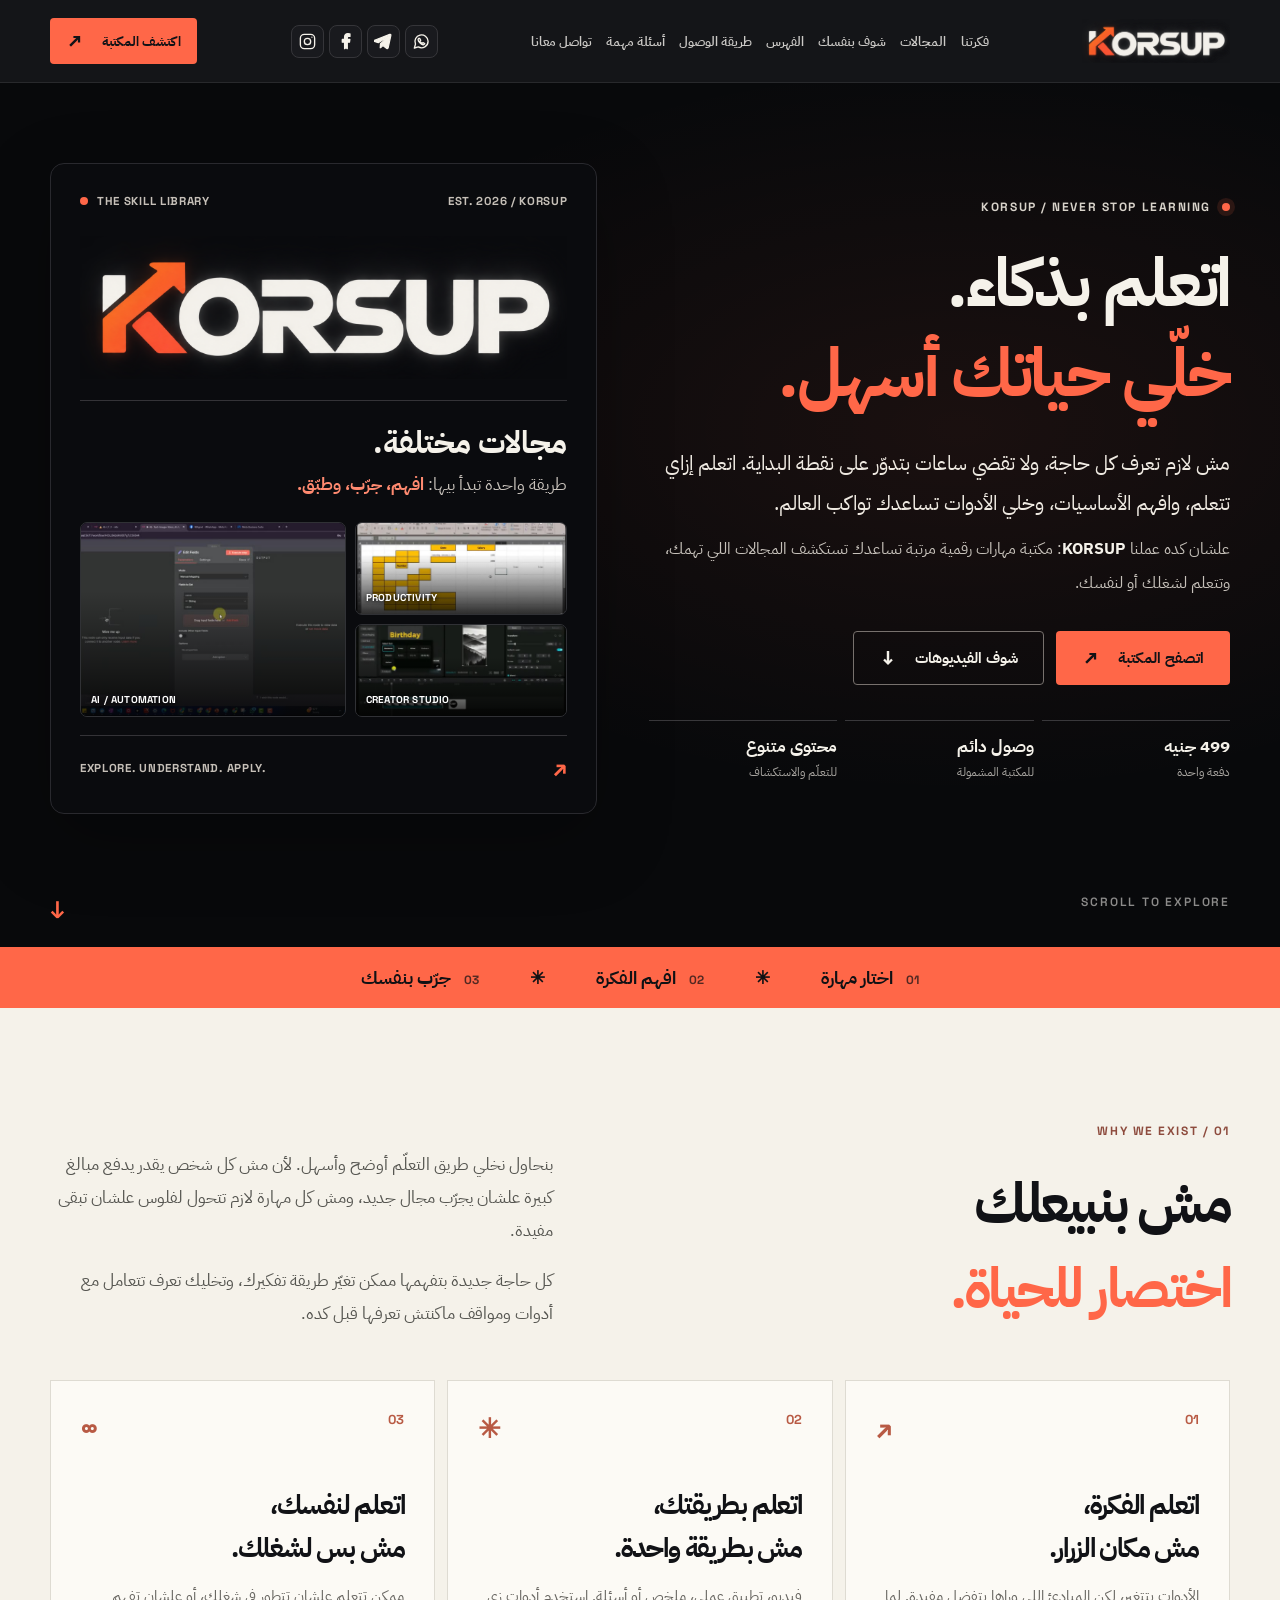
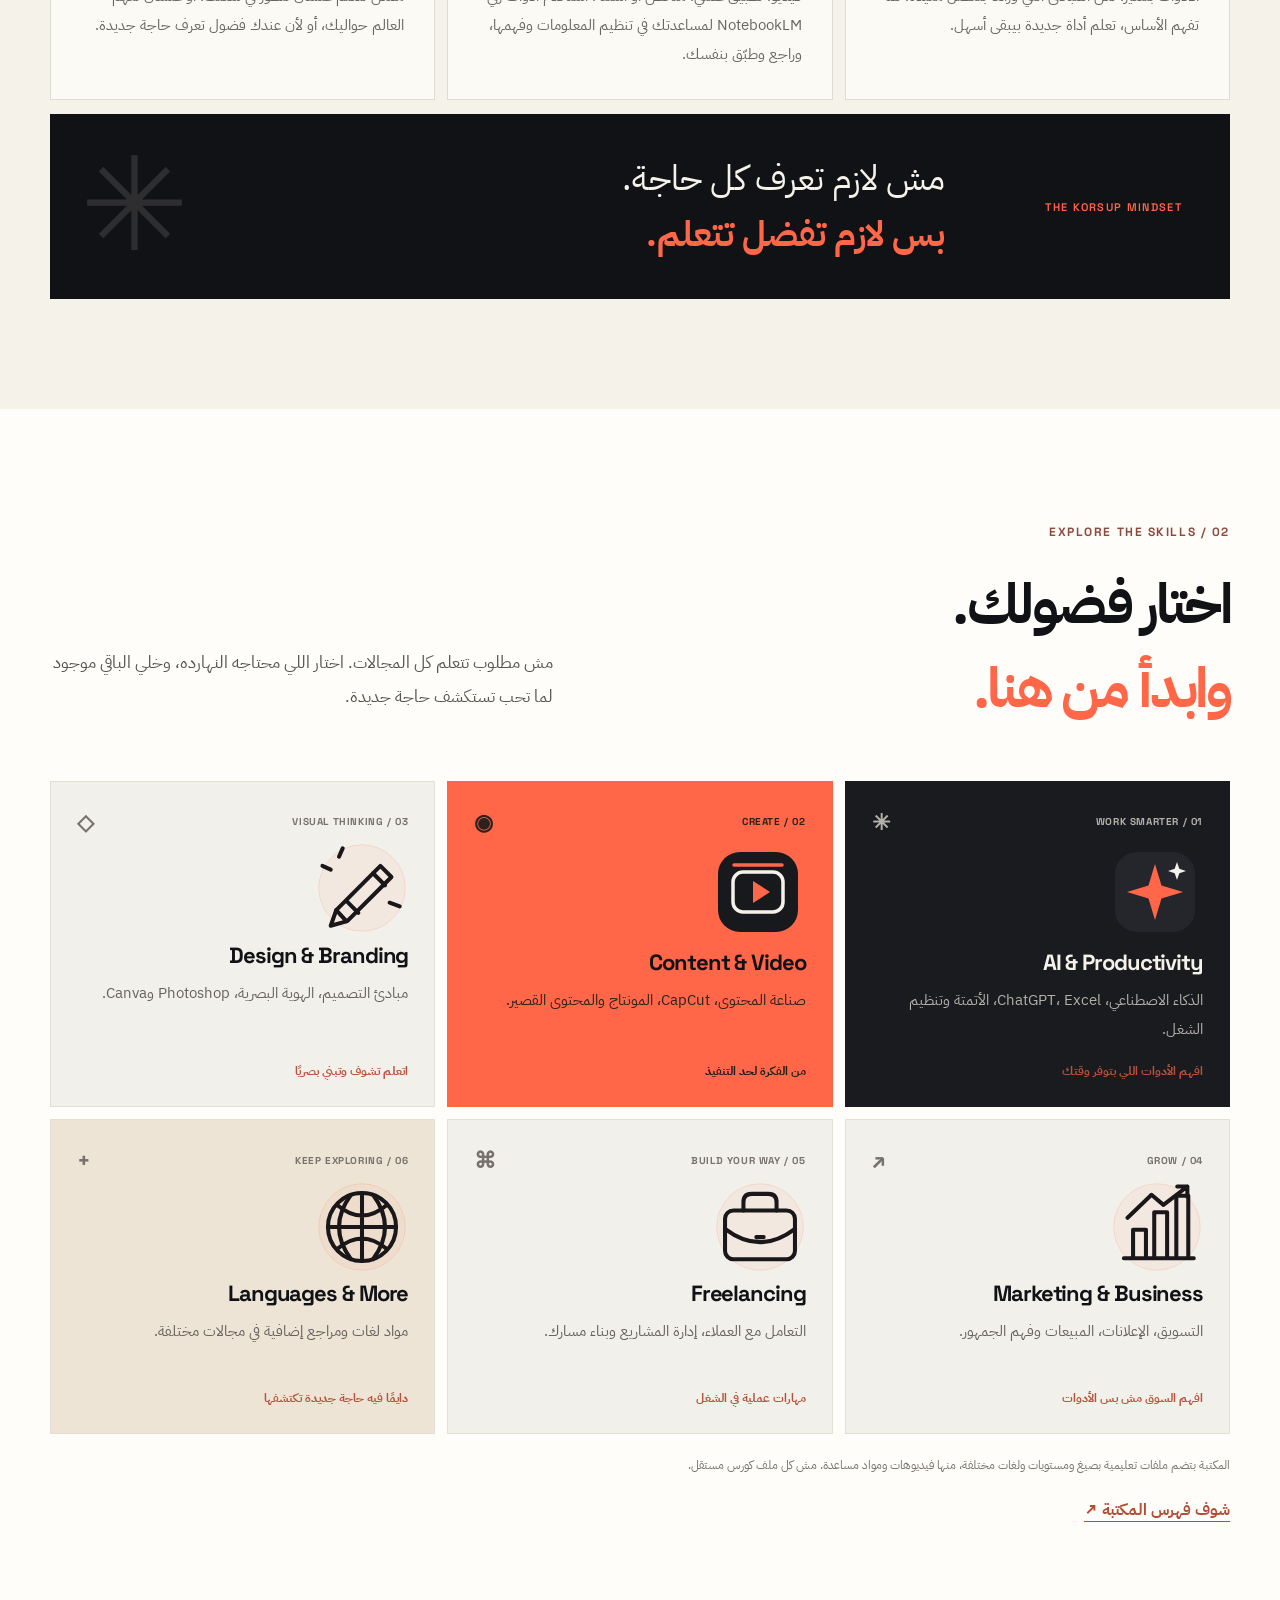
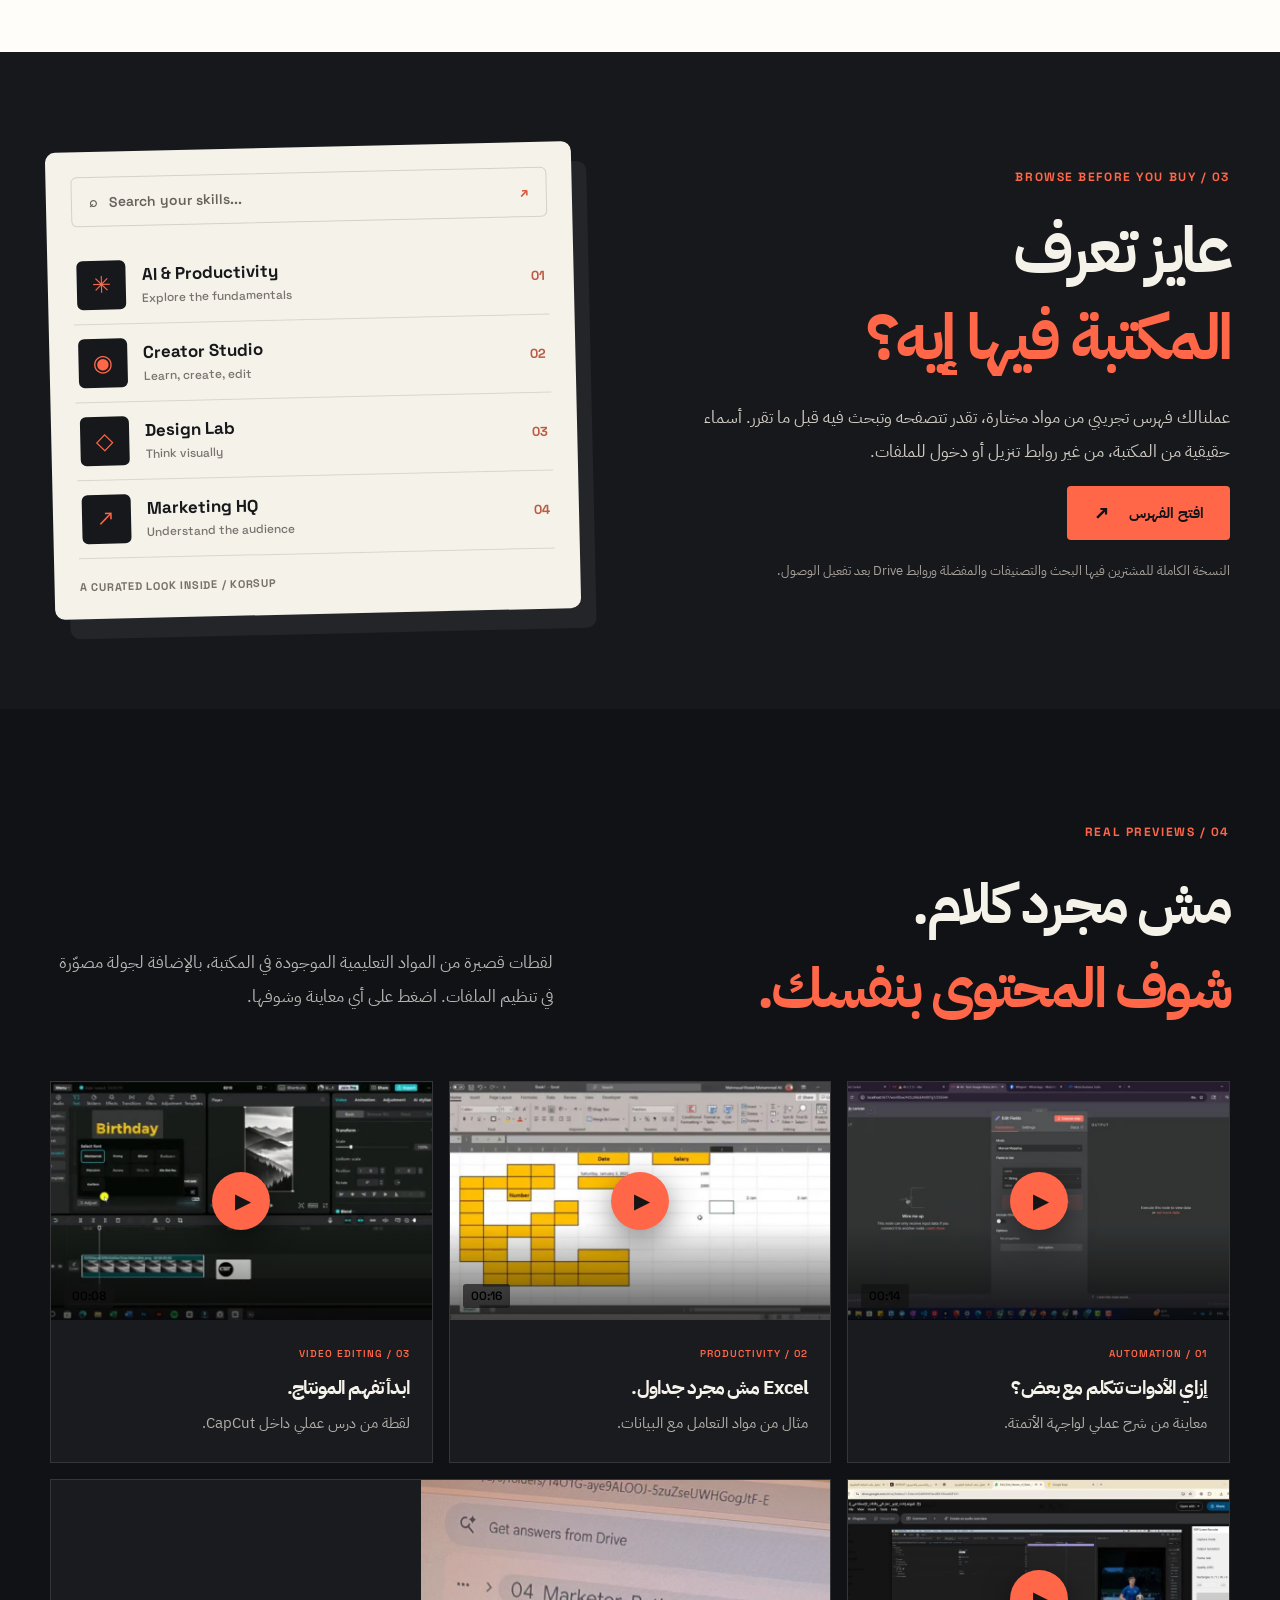
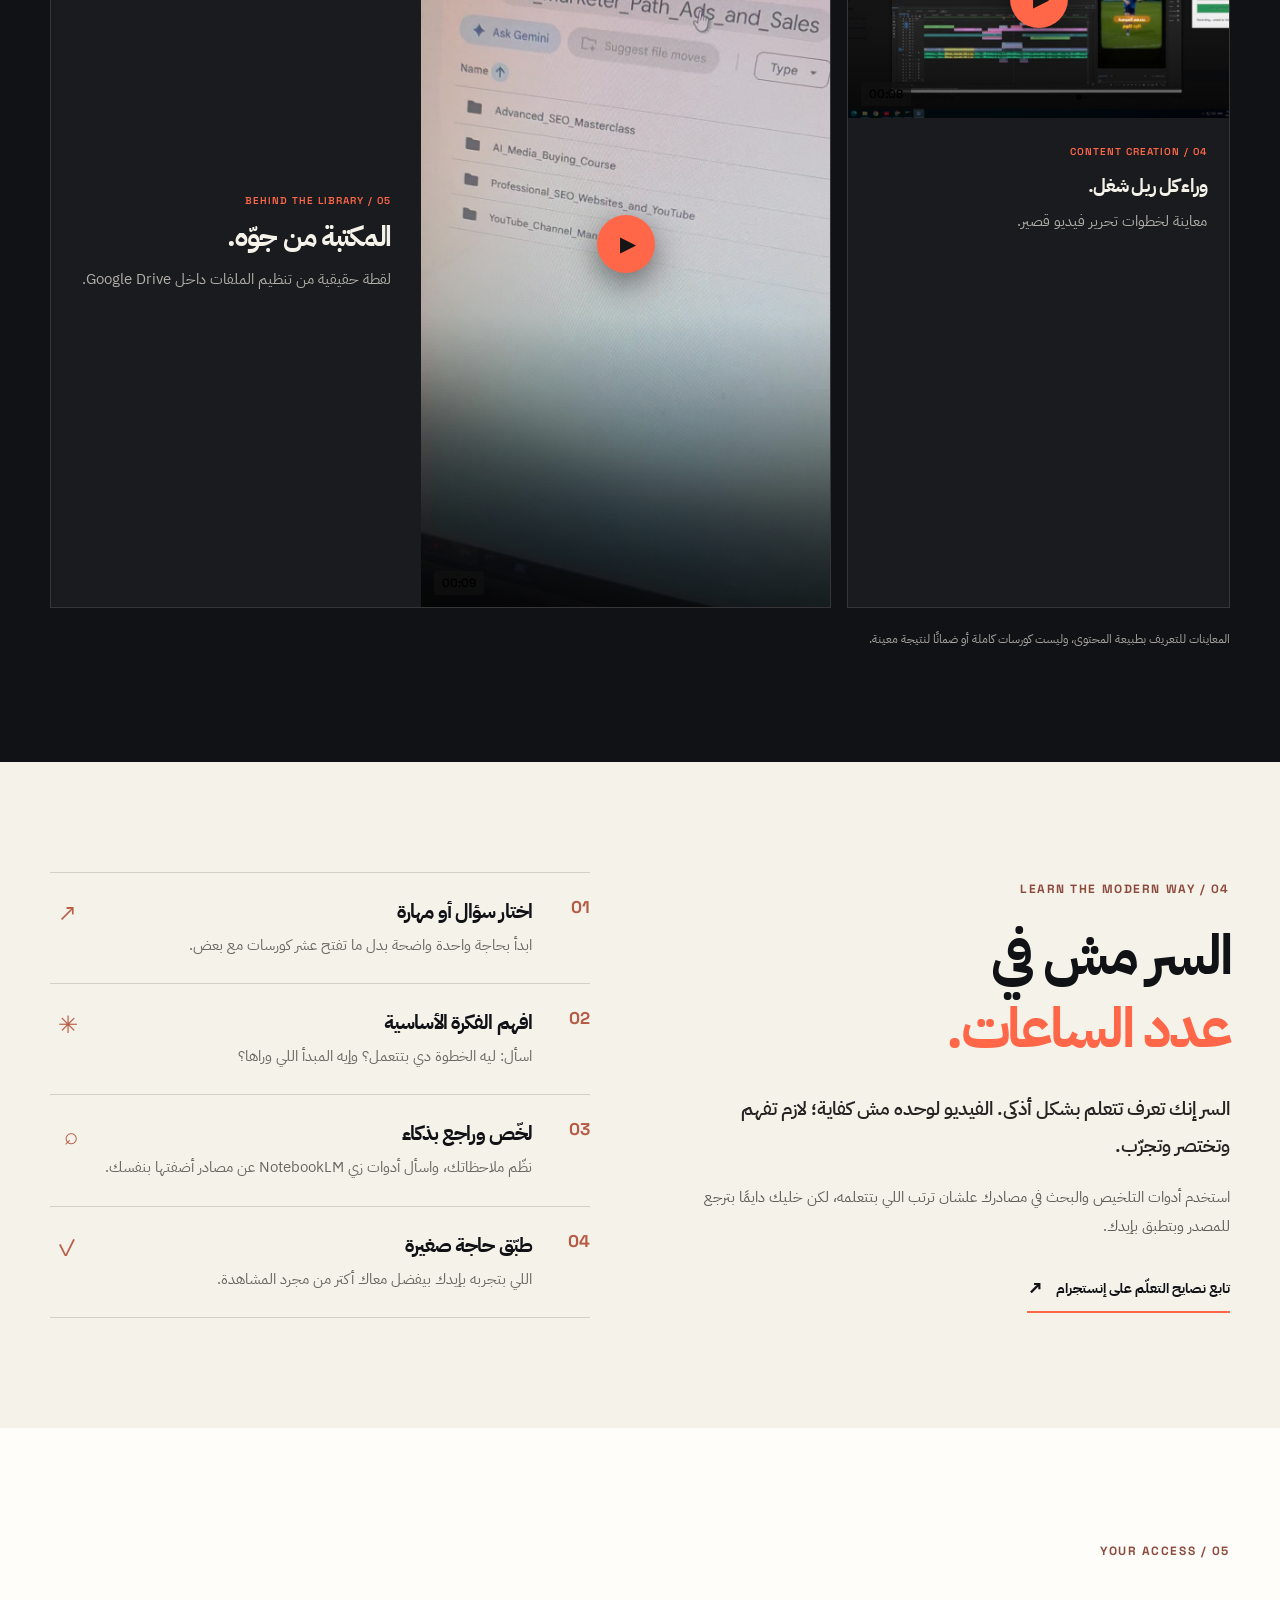
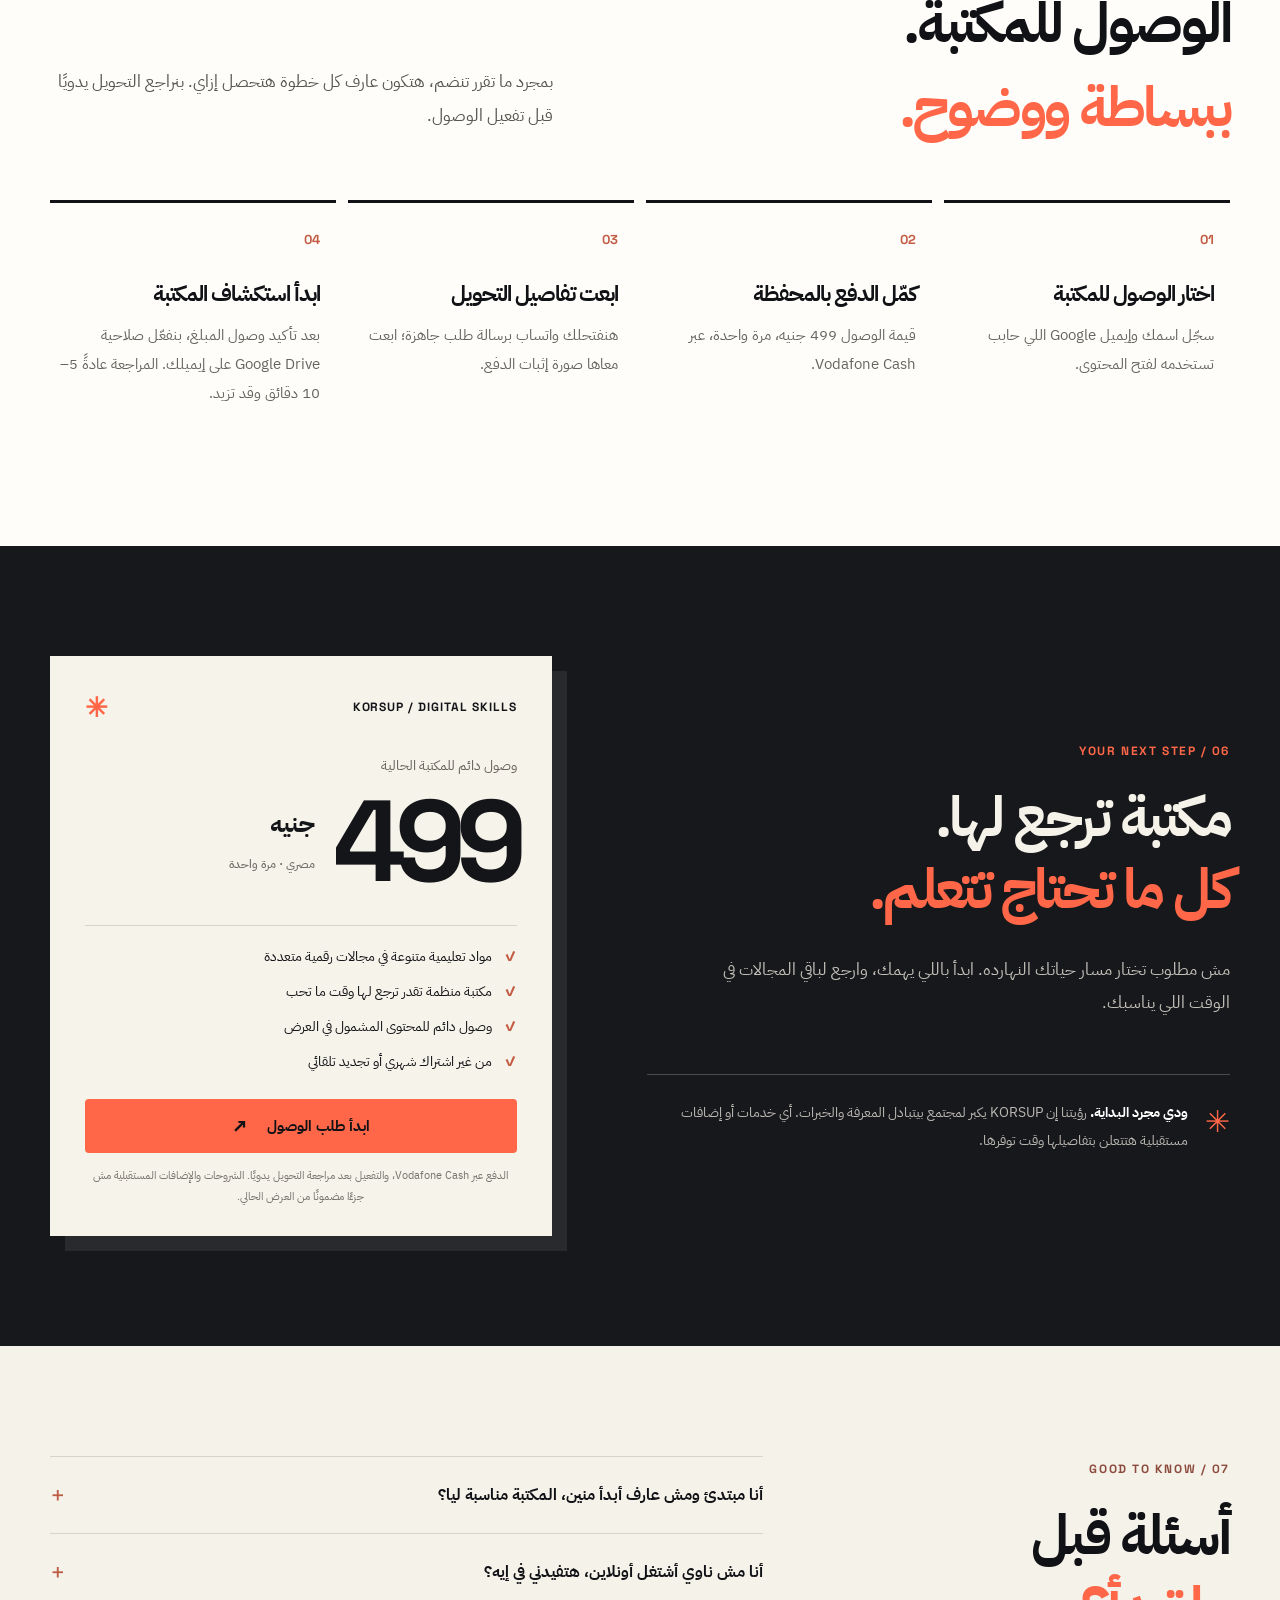
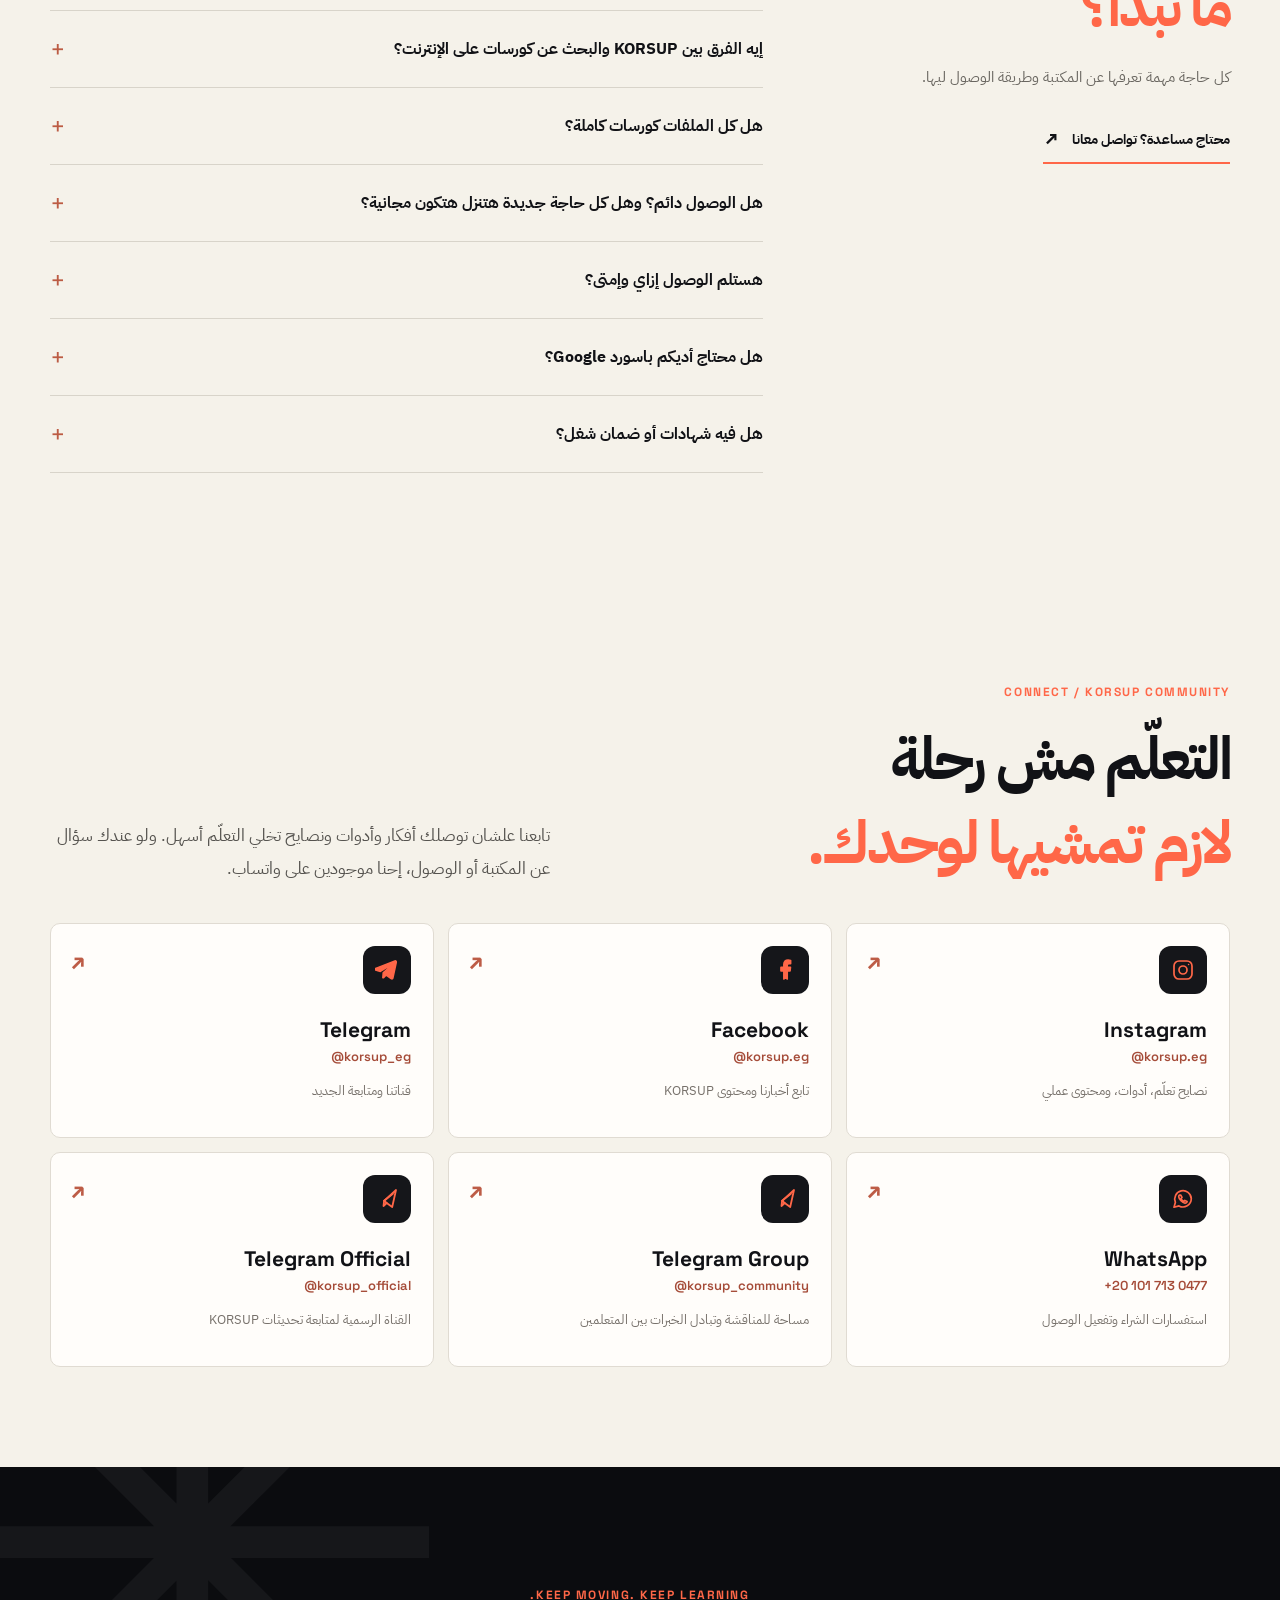
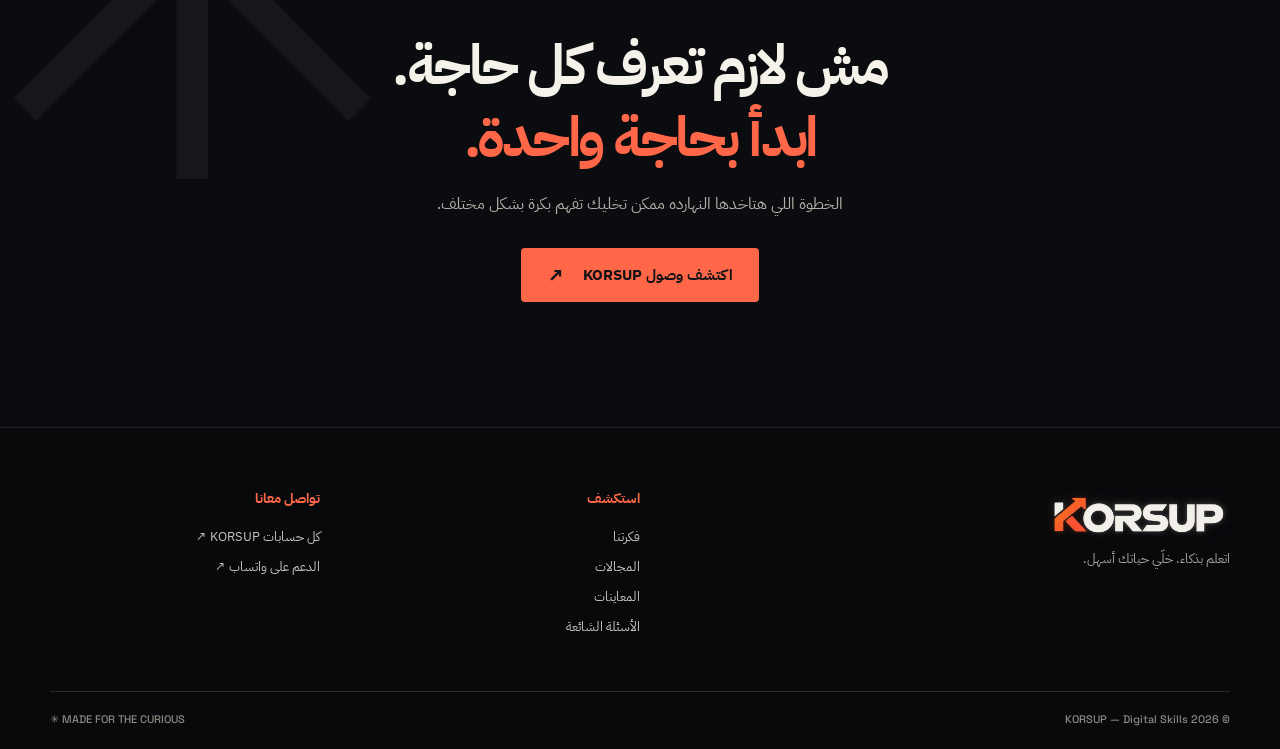
<file: index.html>
<!DOCTYPE html>

<html dir="rtl" lang="ar">
<head>
<meta charset="utf-8"/>
<meta content="width=device-width, initial-scale=1" name="viewport"/>
<meta content="#0b0c0f" name="theme-color"/>
<meta content="KORSUP — اتعلم بذكاء وخلّي حياتك أسهل. مكتبة مهارات رقمية منظمة تضم مواد تعليمية في الذكاء الاصطناعي والتصميم والمونتاج والتسويق والإنتاجية. وصول دائم مقابل 499 جنيه." name="description"/>
<meta content="website" property="og:type"/><meta content="ar_EG" property="og:locale"/>
<meta content="KORSUP | اتعلم بذكاء. خلّي حياتك أسهل." property="og:title"/>
<meta content="مكتبة مهارات رقمية تساعدك تستكشف، تفهم، وتتعلم بطريقتك. وصول دائم بـ499 جنيه." property="og:description"/>
<meta content="https://korsup.shop/assets/og-cover.jpg" property="og:image"/>
<meta content="https://korsup.shop/" property="og:url"/>
<link href="https://korsup.shop/" rel="canonical"/>
<link href="assets/favicon.svg" rel="icon" type="image/svg+xml"/>
<link href="https://fonts.googleapis.com" rel="preconnect"/><link crossorigin="" href="https://fonts.gstatic.com" rel="preconnect"/>
<link href="https://fonts.googleapis.com/css2?family=IBM+Plex+Sans+Arabic:wght@400;500;600;700&amp;family=Space+Grotesk:wght@400;500;600;700&amp;display=swap" rel="stylesheet"/>
<link href="styles.css" rel="stylesheet"/><script defer="" src="script.js"></script>
<title>KORSUP — اتعلم بذكاء. خلّي حياتك أسهل.</title>
<link href="assets/favicon-64.png" rel="alternate icon" type="image/png"/><link href="assets/apple-touch-icon.png" rel="apple-touch-icon"/></head>
<body>
<a class="skip-link" href="#main">انتقل للمحتوى</a>
<div aria-hidden="true" class="scroll-line" id="scrollLine"></div>
<header class="site-header" id="siteHeader"><div class="wrap nav-wrap">
<a aria-label="KORSUP — الرئيسية" class="logo-link" href="#top"><img alt="KORSUP — Digital Skills" src="assets/korsup-logo-transparent.png"/></a>
<nav aria-label="القائمة الرئيسية" class="nav-links"><a href="#story">فكرتنا</a><a href="#fields">المجالات</a><a href="#previews">شوف بنفسك</a><a href="catalog/">الفهرس</a><a href="#how">طريقة الوصول</a><a href="#questions">أسئلة مهمة</a><a href="#contact">تواصل معانا</a></nav>
<div aria-label="تابع KORSUP على السوشيال ميديا" class="header-social"><a aria-label="KORSUP على Instagram" class="social-icon" href="https://www.instagram.com/korsup.eg/" rel="noopener noreferrer" target="_blank" title="Instagram"><svg aria-hidden="true" fill="none" height="19" stroke="currentColor" stroke-linecap="round" stroke-linejoin="round" stroke-width="1.7" viewbox="0 0 24 24" width="19"><rect height="18" rx="5" width="18" x="3" y="3"></rect><circle cx="12" cy="12" r="4"></circle><circle cx="17.6" cy="6.5" fill="currentColor" r=".8" stroke="none"></circle></svg></a><a aria-label="KORSUP على Facebook" class="social-icon" href="https://www.facebook.com/korsup.eg/" rel="noopener noreferrer" target="_blank" title="Facebook"><svg aria-hidden="true" fill="currentColor" height="19" stroke="currentColor" stroke-linecap="round" stroke-linejoin="round" stroke-width="1.7" viewbox="0 0 24 24" width="19"><path d="M14.2 21v-8.2H17l.45-3.4h-3.25V7.25c0-.98.28-1.65 1.68-1.65H17.6V2.55A23.3 23.3 0 0 0 15.1 2c-2.5 0-4.2 1.5-4.2 4.35V9.4H8v3.4h2.9V21"></path></svg></a><a aria-label="KORSUP على Telegram" class="social-icon" href="https://t.me/korsup_eg" rel="noopener noreferrer" target="_blank" title="Telegram"><svg aria-hidden="true" fill="currentColor" height="19" stroke="currentColor" stroke-linecap="round" stroke-linejoin="round" stroke-width="1.7" viewbox="0 0 24 24" width="19"><path d="m21.2 3.6-3.6 16.8c-.27 1.2-.98 1.5-1.98.94l-5.48-4.04-2.65 2.55c-.29.3-.54.54-1.1.54l.39-5.57L17 5.6c.44-.39-.1-.61-.68-.23L3.7 13.3l-5.45-1.7c-1.18-.37-1.2-1.18.25-1.75L19.8 1.63c.98-.36 1.84.24 1.4 1.97Z" transform="translate(2.1 1.5) scale(.9)"></path></svg></a><a aria-label="KORSUP على WhatsApp" class="social-icon" href="https://wa.me/201017130477" rel="noopener noreferrer" target="_blank" title="WhatsApp"><svg aria-hidden="true" fill="none" height="19" stroke="currentColor" stroke-linecap="round" stroke-linejoin="round" stroke-width="1.7" viewbox="0 0 24 24" width="19"><path d="M20.3 11.6a8.3 8.3 0 0 1-12.3 7.3L3 20.2l1.4-4.9a8.3 8.3 0 1 1 15.9-3.7Z"></path><path d="M8.4 8.1c-.5.5-.8 1.1-.7 1.7.2 2.5 3.7 5.9 6.2 6.3.7.1 1.3-.3 1.8-.8l.4-.7-2.3-1.2-.9 1c-1.3-.6-2.3-1.6-2.9-2.9l1-1-1.2-2.3Z"></path></svg></a></div><a class="btn btn-hot nav-cta" href="#access">اكتشف المكتبة <span aria-hidden="true">↗</span></a>
<button aria-label="ابدأ شراء وصول KORSUP مقابل 499 جنيه" class="btn btn-hot mobile-buy-cta" id="openCheckoutMobile" type="button">اشتري الآن</button>
<button aria-controls="mobileNav" aria-expanded="false" aria-label="فتح القائمة" class="menu-toggle" id="menuToggle" type="button"><span></span><span></span><span></span></button>
</div><nav aria-label="قائمة الموبايل" class="mobile-nav" hidden="" id="mobileNav"><a href="#story">فكرتنا</a><a href="#fields">المجالات</a><a href="#previews">شوف بنفسك</a><a href="catalog/">فهرس تجريبي</a><a href="#how">طريقة الوصول</a><a href="#questions">أسئلة مهمة</a><a href="#access">تفاصيل الوصول</a><a href="#contact">تواصل معانا</a></nav></header>
<main id="main">
<section class="hero" id="top"><div aria-hidden="true" class="hero-grain"></div><div class="wrap hero-layout">
<div class="hero-text"><div class="eyebrow"><span class="pulse"></span> KORSUP / NEVER STOP LEARNING</div>
<h1>اتعلم بذكاء.<br/><span>خلّي حياتك أسهل.</span></h1>
<p class="hero-lead">مش لازم تعرف كل حاجة، ولا تقضي ساعات بتدوّر على نقطة البداية. اتعلم إزاي تتعلم، وافهم الأساسيات، وخلي الأدوات تساعدك تواكب العالم.</p>
<p class="hero-sub">علشان كده عملنا <strong>KORSUP</strong>: مكتبة مهارات رقمية مرتبة تساعدك تستكشف المجالات اللي تهمك، وتتعلم لشغلك أو لنفسك.</p>
<div class="hero-actions"><a class="btn btn-hot btn-lg" href="catalog/">اتصفح المكتبة <span aria-hidden="true">↗</span></a><a class="btn btn-outline btn-lg" href="#previews">شوف الفيديوهات <span aria-hidden="true">↓</span></a></div>
<div class="hero-trust"><span><b>499 جنيه</b><small>دفعة واحدة</small></span><span><b>وصول دائم</b><small>للمكتبة المشمولة</small></span><span><b>محتوى متنوع</b><small>للتعلّم والاستكشاف</small></span></div>
</div>
<div aria-label="عرض بصري لمجالات مكتبة KORSUP" class="hero-showcase"><div class="showcase-topline"><span><i class="online-dot"></i> THE SKILL LIBRARY</span><span>EST. 2026 / KORSUP</span></div>
<div class="showcase-logo"><img alt="KORSUP — Digital Skills" loading="eager" src="assets/korsup-logo-transparent.png"/></div>
<div class="showcase-divider"></div>
<div class="showcase-message" dir="rtl"><strong>مجالات مختلفة.</strong><span>طريقة واحدة تبدأ بيها: <b>افهم، جرّب، وطبّق.</b></span></div>
<div class="showcase-media"><div class="media-shot media-shot-main"><img alt="لقطة حقيقية من فيديو عن الأتمتة" loading="eager" src="assets/01-automation.jpg"/><span>AI / AUTOMATION</span></div><div class="media-shot"><img alt="لقطة حقيقية من شرح Excel" loading="eager" src="assets/02-excel.jpg"/><span>PRODUCTIVITY</span></div><div class="media-shot"><img alt="لقطة حقيقية من شرح CapCut" loading="eager" src="assets/03-capcut.jpg"/><span>CREATOR STUDIO</span></div></div>
<div class="showcase-end"><span>EXPLORE. UNDERSTAND. APPLY.</span><span>↗</span></div></div>
</div><div class="hero-bottom wrap"><span>SCROLL TO EXPLORE</span><span class="arrow-down">↓</span></div></section>
<div aria-label="طريقة KORSUP" class="values-strip"><div class="wrap values-inner"><span><b>01</b> اختار مهارة</span><i aria-hidden="true">✳</i><span><b>02</b> افهم الفكرة</span><i aria-hidden="true">✳</i><span><b>03</b> جرّب بنفسك</span></div></div>
<section class="section cream" id="story"><div class="wrap"><div class="section-top"><div><span class="kicker">01 / WHY WE EXIST</span><h2>مش بنبيعلك<br/><em>اختصار للحياة.</em></h2></div><div class="section-intro"><p>بنحاول نخلي طريق التعلّم أوضح وأسهل. لأن مش كل شخص يقدر يدفع مبالغ كبيرة علشان يجرّب مجال جديد، ومش كل مهارة لازم تتحول لفلوس علشان تبقى مفيدة.</p><p>كل حاجة جديدة بتفهمها ممكن تغيّر طريقة تفكيرك، وتخليك تعرف تتعامل مع أدوات ومواقف ماكنتش تعرفها قبل كده.</p></div></div>
<div class="principles"><article class="principle"><div class="principle-num">01 <span>↗</span></div><h3>اتعلم الفكرة،<br/>مش مكان الزرار.</h3><p>الأدوات بتتغير، لكن المبادئ اللي وراها بتفضل مفيدة. لما تفهم الأساس، تعلم أداة جديدة بيبقى أسهل.</p></article><article class="principle"><div class="principle-num">02 <span>✳</span></div><h3>اتعلم بطريقتك،<br/>مش بطريقة واحدة.</h3><p>فيديو، تطبيق عملي، ملخص أو أسئلة. استخدم أدوات زي NotebookLM لمساعدتك في تنظيم المعلومات وفهمها، وراجع وطبّق بنفسك.</p></article><article class="principle"><div class="principle-num">03 <span>∞</span></div><h3>اتعلم لنفسك،<br/>مش بس لشغلك.</h3><p>ممكن تتعلم علشان تتطور في شغلك، أو علشان تفهم العالم حواليك، أو لأن عندك فضول تعرف حاجة جديدة.</p></article></div>
<div class="manifesto"><span class="manifesto-label">THE KORSUP MINDSET</span><p>مش لازم تعرف كل حاجة.<br/><strong>بس لازم تفضل تتعلم.</strong></p><span aria-hidden="true" class="manifesto-star">✳</span></div>
</div></section>
<section class="section offwhite" id="fields"><div class="wrap"><div class="section-top"><div><span class="kicker">02 / EXPLORE THE SKILLS</span><h2>اختار فضولك.<br/><em>وابدأ من هنا.</em></h2></div><p class="section-intro">مش مطلوب تتعلم كل المجالات. اختار اللي محتاجه النهارده، وخلي الباقي موجود لما تحب تستكشف حاجة جديدة.</p></div>
<div class="fields-grid">
<article class="field field-dark"><div class="field-top"><span>01 / WORK SMARTER</span><span>✳</span></div><div class="field-icon"><img alt="" height="96" loading="lazy" src="assets/icon_ai.svg" width="96"/></div><h3>AI &amp; Productivity</h3><p>الذكاء الاصطناعي، ChatGPT، Excel، الأتمتة وتنظيم الشغل.</p><span class="field-tail">افهم الأدوات اللي بتوفر وقتك</span></article>
<article class="field field-coral"><div class="field-top"><span>02 / CREATE</span><span>◉</span></div><div class="field-icon"><img alt="" height="96" loading="lazy" src="assets/icon_creator.svg" width="96"/></div><h3>Content &amp; Video</h3><p>صناعة المحتوى، CapCut، المونتاج والمحتوى القصير.</p><span class="field-tail">من الفكرة لحد التنفيذ</span></article>
<article class="field"><div class="field-top"><span>03 / VISUAL THINKING</span><span>◇</span></div><div class="field-icon"><img alt="" height="96" loading="lazy" src="assets/icon_design.svg" width="96"/></div><h3>Design &amp; Branding</h3><p>مبادئ التصميم، الهوية البصرية، Photoshop وCanva.</p><span class="field-tail">اتعلم تشوف وتبني بصريًا</span></article>
<article class="field"><div class="field-top"><span>04 / GROW</span><span>↗</span></div><div class="field-icon"><img alt="" height="96" loading="lazy" src="assets/icon_marketing.svg" width="96"/></div><h3>Marketing &amp; Business</h3><p>التسويق، الإعلانات، المبيعات وفهم الجمهور.</p><span class="field-tail">افهم السوق مش بس الأدوات</span></article>
<article class="field"><div class="field-top"><span>05 / BUILD YOUR WAY</span><span>⌘</span></div><div class="field-icon"><img alt="" height="96" loading="lazy" src="assets/icon_freelance.svg" width="96"/></div><h3>Freelancing</h3><p>التعامل مع العملاء، إدارة المشاريع وبناء مسارك.</p><span class="field-tail">مهارات عملية في الشغل</span></article>
<article class="field field-bonus"><div class="field-top"><span>06 / KEEP EXPLORING</span><span>+</span></div><div class="field-icon"><img alt="" height="96" loading="lazy" src="assets/icon_language.svg" width="96"/></div><h3>Languages &amp; More</h3><p>مواد لغات ومراجع إضافية في مجالات مختلفة.</p><span class="field-tail">دايمًا فيه حاجة جديدة تكتشفها</span></article>
</div><p class="section-footnote">المكتبة بتضم ملفات تعليمية بصيغ ومستويات ولغات مختلفة، منها فيديوهات ومواد مساعدة. مش كل ملف كورس مستقل.</p><p class="section-link"><a href="catalog/">شوف فهرس المكتبة ↗</a></p>
</div></section>
<section class="catalog-feature" id="catalog"><div class="wrap catalog-feature-grid"><div class="catalog-feature-copy"><span class="kicker kicker-hot">03 / BROWSE BEFORE YOU BUY</span><h2>عايز تعرف<br/><em>المكتبة فيها إيه؟</em></h2><p>عملنالك فهرس تجريبي من مواد مختارة، تقدر تتصفحه وتبحث فيه قبل ما تقرر. أسماء حقيقية من المكتبة، من غير روابط تنزيل أو دخول للملفات.</p><a class="btn btn-hot btn-lg" href="catalog/">افتح الفهرس  <span aria-hidden="true">↗</span></a><p class="catalog-disclaimer">النسخة الكاملة للمشترين فيها البحث والتصنيفات والمفضلة وروابط Drive بعد تفعيل الوصول.</p></div><div aria-hidden="true" class="catalog-visual"><div class="catalog-visual-top"><span>⌕   Search your skills...</span><b>↗</b></div><div class="catalog-row"><i>✳</i><span><strong>AI &amp; Productivity</strong><small>Explore the fundamentals</small></span><b>01</b></div><div class="catalog-row"><i>◉</i><span><strong>Creator Studio</strong><small>Learn, create, edit</small></span><b>02</b></div><div class="catalog-row"><i>◇</i><span><strong>Design Lab</strong><small>Think visually</small></span><b>03</b></div><div class="catalog-row"><i>↗</i><span><strong>Marketing HQ</strong><small>Understand the audience</small></span><b>04</b></div><div class="catalog-visual-bottom">A CURATED LOOK INSIDE / KORSUP</div></div></div></section><section class="section dark-section" id="previews"><div class="wrap"><div class="section-top"><div><span class="kicker kicker-hot">04 / REAL PREVIEWS</span><h2>مش مجرد كلام.<br/><em>شوف المحتوى بنفسك.</em></h2></div><p class="section-intro">لقطات قصيرة من المواد التعليمية الموجودة في المكتبة، بالإضافة لجولة مصوّرة في تنظيم الملفات. اضغط على أي معاينة وشوفها.</p></div>
<div class="video-grid">
<article class="video-card"><button aria-label="شغّل معاينة الذكاء الاصطناعي والأتمتة" class="video-play" data-title="AI &amp; Automation" data-video="assets/01-automation.mp4" type="button"><img alt="لقطة فعلية من واجهة أتمتة العمل" loading="lazy" src="assets/01-automation.jpg"/><span class="video-overlay"><span class="play-circle">▶</span><span class="video-time">00:14</span></span></button><div class="video-details"><span>01 / AUTOMATION</span><h3>إزاي الأدوات تتكلم مع بعض؟</h3><p>معاينة من شرح عملي لواجهة الأتمتة.</p></div></article>
<article class="video-card"><button aria-label="شغّل معاينة Excel" class="video-play" data-title="Excel &amp; Productivity" data-video="assets/02-excel.mp4" type="button"><img alt="لقطة فعلية من درس Microsoft Excel" loading="lazy" src="assets/02-excel.jpg"/><span class="video-overlay"><span class="play-circle">▶</span><span class="video-time">00:16</span></span></button><div class="video-details"><span>02 / PRODUCTIVITY</span><h3>Excel مش مجرد جداول.</h3><p>مثال من مواد التعامل مع البيانات.</p></div></article>
<article class="video-card"><button aria-label="شغّل معاينة CapCut" class="video-play" data-title="CapCut Editing" data-video="assets/03-capcut.mp4" type="button"><img alt="لقطة فعلية من واجهة برنامج CapCut" loading="lazy" src="assets/03-capcut.jpg"/><span class="video-overlay"><span class="play-circle">▶</span><span class="video-time">00:08</span></span></button><div class="video-details"><span>03 / VIDEO EDITING</span><h3>ابدأ تفهم المونتاج.</h3><p>لقطة من درس عملي داخل CapCut.</p></div></article>
<article class="video-card"><button aria-label="شغّل معاينة مونتاج ريلز" class="video-play" data-title="Reels Editing" data-video="assets/04-reels.mp4" type="button"><img alt="لقطة فعلية من Timeline مونتاج Reels" loading="lazy" src="assets/04-reels.jpg"/><span class="video-overlay"><span class="play-circle">▶</span><span class="video-time">00:08</span></span></button><div class="video-details"><span>04 / CONTENT CREATION</span><h3>وراء كل ريل شغل.</h3><p>معاينة لخطوات تحرير فيديو قصير.</p></div></article>
<article class="video-card video-card-wide"><button aria-label="شغّل جولة تنظيم المكتبة" class="video-play" data-title="جولة في تنظيم المكتبة" data-video="assets/05-library.mp4" type="button"><img alt="تصوير فعلي لمجلدات KORSUP داخل Google Drive" loading="lazy" src="assets/05-library.jpg"/><span class="video-overlay"><span class="play-circle">▶</span><span class="video-time">00:09</span></span></button><div class="video-details"><span>05 / BEHIND THE LIBRARY</span><h3>المكتبة من جوّه.</h3><p>لقطة حقيقية من تنظيم الملفات داخل Google Drive.</p></div></article>
</div><p class="section-footnote footnote-dark">المعاينات للتعريف بطبيعة المحتوى، وليست كورسات كاملة أو ضمانًا لنتيجة معينة.</p>
</div></section>
<section class="section cream" id="method"><div class="wrap method-layout"><div><span class="kicker">04 / LEARN THE MODERN WAY</span><h2>السر مش في<br/><em>عدد الساعات.</em></h2><p class="method-lead">السر إنك تعرف تتعلم بشكل أذكى. الفيديو لوحده مش كفاية؛ لازم تفهم وتختصر وتجرّب.</p><p>استخدم أدوات التلخيص والبحث في مصادرك علشان ترتب اللي بتتعلمه، لكن خليك دايمًا بترجع للمصدر وبتطبق بإيدك.</p><a class="text-link" href="https://www.instagram.com/korsup.eg/" rel="noopener noreferrer" target="_blank">تابع نصايح التعلّم على إنستجرام <span>↗</span></a></div><div class="method-stack"><div class="method-step"><b>01</b><div><h3>اختار سؤال أو مهارة</h3><p>ابدأ بحاجة واحدة واضحة بدل ما تفتح عشر كورسات مع بعض.</p></div><span>↗</span></div><div class="method-step"><b>02</b><div><h3>افهم الفكرة الأساسية</h3><p>اسأل: ليه الخطوة دي بتتعمل؟ وإيه المبدأ اللي وراها؟</p></div><span>✳</span></div><div class="method-step"><b>03</b><div><h3>لخّص وراجع بذكاء</h3><p>نظّم ملاحظاتك، واسأل أدوات زي NotebookLM عن مصادر أضفتها بنفسك.</p></div><span>⌕</span></div><div class="method-step"><b>04</b><div><h3>طبّق حاجة صغيرة</h3><p>اللي بتجربه بإيدك بيفضل معاك أكتر من مجرد المشاهدة.</p></div><span>✓</span></div></div></div></section>
<section class="section offwhite" id="how"><div class="wrap"><div class="section-top"><div><span class="kicker">05 / YOUR ACCESS</span><h2>الوصول للمكتبة.<br/><em>ببساطة ووضوح.</em></h2></div><p class="section-intro">بمجرد ما تقرر تنضم، هتكون عارف كل خطوة هتحصل إزاي. بنراجع التحويل يدويًا قبل تفعيل الوصول.</p></div><div class="steps-grid"><div class="access-step"><span class="step-number">01</span><h3>اختار الوصول للمكتبة</h3><p>سجّل اسمك وإيميل Google اللي حابب تستخدمه لفتح المحتوى.</p></div><div class="access-step"><span class="step-number">02</span><h3>كمّل الدفع بالمحفظة</h3><p>قيمة الوصول 499 جنيه، مرة واحدة، عبر Vodafone Cash.</p></div><div class="access-step"><span class="step-number">03</span><h3>ابعت تفاصيل التحويل</h3><p>هنفتحلك واتساب برسالة طلب جاهزة؛ ابعت معاها صورة إثبات الدفع.</p></div><div class="access-step"><span class="step-number">04</span><h3>ابدأ استكشاف المكتبة</h3><p>بعد تأكيد وصول المبلغ، بنفعّل صلاحية Google Drive على إيميلك. المراجعة عادةً 5–10 دقائق وقد تزيد.</p></div></div></div></section>
<section class="section access-section" id="access"><div class="wrap access-layout"><div class="access-copy"><span class="kicker kicker-hot">06 / YOUR NEXT STEP</span><h2>مكتبة ترجع لها.<br/><em>كل ما تحتاج تتعلم.</em></h2><p>مش مطلوب تختار مسار حياتك النهارده. ابدأ باللي يهمك، وارجع لباقي المجالات في الوقت اللي يناسبك.</p><div class="access-note"><span>✳</span><p><strong>ودي مجرد البداية.</strong> رؤيتنا إن KORSUP يكبر لمجتمع بيتبادل المعرفة والخبرات. أي خدمات أو إضافات مستقبلية هتتعلن بتفاصيلها وقت توفرها.</p></div></div><div class="pricing"><div class="pricing-top"><span>KORSUP / DIGITAL SKILLS</span><span>✳</span></div><div class="pricing-eyebrow">وصول دائم للمكتبة الحالية</div><div class="price-row"><strong>499</strong><div>جنيه<br/><small>مصري · مرة واحدة</small></div></div><div class="price-line"></div><ul class="pricing-list"><li><span>✓</span> مواد تعليمية متنوعة في مجالات رقمية متعددة</li><li><span>✓</span> مكتبة منظمة تقدر ترجع لها وقت ما تحب</li><li><span>✓</span> وصول دائم للمحتوى المشمول في العرض</li><li><span>✓</span> من غير اشتراك شهري أو تجديد تلقائي</li></ul><button class="btn btn-hot btn-lg btn-full" id="openCheckout" type="button">ابدأ طلب الوصول <span>↗</span></button><p class="pricing-fine">الدفع عبر Vodafone Cash، والتفعيل بعد مراجعة التحويل يدويًا. الشروحات والإضافات المستقبلية مش جزءًا مضمونًا من العرض الحالي.</p></div></div></section>
<section class="section cream" id="questions"><div class="wrap faq-layout"><div><span class="kicker">07 / GOOD TO KNOW</span><h2>أسئلة قبل<br/><em>ما تبدأ؟</em></h2><p>كل حاجة مهمة تعرفها عن المكتبة وطريقة الوصول ليها.</p><a class="text-link" href="https://wa.me/201017130477" rel="noopener noreferrer" target="_blank">محتاج مساعدة؟ تواصل معانا <span>↗</span></a></div><div class="faq-items"><details><summary>أنا مبتدئ ومش عارف أبدأ منين، المكتبة مناسبة ليا؟ <span>+</span></summary><p>تقدر تبدأ بالمجال اللي عندك فضول تجاهه. المكتبة فيها مواد بمستويات مختلفة، لكن مش كل الملفات مخصصة للمبتدئين؛ اختار موضوعًا واحدًا وابدأ منه.</p></details><details><summary>أنا مش ناوي أشتغل أونلاين، هتفيدني في إيه؟ <span>+</span></summary><p>المهارات الرقمية مش للشغل الحر بس. أدوات الإنتاجية، تنظيم المعلومات، التصميم وفهم التكنولوجيا ممكن تفيدك في الدراسة، شغلك الحالي أو حياتك اليومية.</p></details><details><summary>إيه الفرق بين KORSUP والبحث عن كورسات على الإنترنت؟ <span>+</span></summary><p>إحنا بنقدملك نقطة بداية منظمة فيها مواد من مجالات مختلفة بدل ما تبدأ كل مرة من الصفر في البحث. ده مش بديل عن التجربة والتطبيق، لكنه بيساعدك تكتشف وتختار.</p></details><details><summary>هل كل الملفات كورسات كاملة؟ <span>+</span></summary><p>لأ. المكتبة بتضم فيديوهات وكورسات وملفات وصوتيات ومواد مساعدة، وبمستويات ولغات مختلفة. عدد الملفات مش معناه نفس العدد من الكورسات المستقلة.</p></details><details><summary>هل الوصول دائم؟ وهل كل حاجة جديدة هتنزل هتكون مجانية؟ <span>+</span></summary><p>الوصول للمحتوى المشمول في المكتبة الحالية دائم وبدون تجديد شهري. أما الإضافات والخدمات المستقبلية فهتتعلن شروط إتاحتها بشكل مستقل وقت إطلاقها.</p></details><details><summary>هستلم الوصول إزاي وإمتى؟ <span>+</span></summary><p>بعد ما تبعت بياناتك وإثبات التحويل على واتساب، بنراجع استلام المبلغ، وبعد التأكيد بنضيف إيميل Google الخاص بيك بصلاحية مشاهدة. المراجعة عادةً 5–10 دقائق، وممكن تزيد حسب الضغط أو ظروف التحويل.</p></details><details><summary>هل محتاج أديكم باسورد Google؟ <span>+</span></summary><p>لأ، بنحتاج عنوان إيميل Google فقط علشان نفعّل صلاحية الوصول. ما تبعتش كلمة السر أو أي رمز تحقق لأي حد.</p></details><details><summary>هل فيه شهادات أو ضمان شغل؟ <span>+</span></summary><p>العرض الحالي للوصول للمكتبة التعليمية، ومش بيشمل شهادة معتمدة أو تدريب فردي أو ضمان الحصول على وظيفة.</p></details></div></div></section>
<section aria-labelledby="contactTitle" class="contact-section" id="contact"><div class="wrap">
<div class="contact-heading"><div><span class="kicker kicker-hot">CONNECT / KORSUP COMMUNITY</span><h2 id="contactTitle">التعلّم مش رحلة<br/><em>لازم تمشيها لوحدك.</em></h2></div><p>تابعنا علشان توصلك أفكار وأدوات ونصايح تخلي التعلّم أسهل. ولو عندك سؤال عن المكتبة أو الوصول، إحنا موجودين على واتساب.</p></div>
<div class="social-cards">
<a aria-label="إنستجرام KORSUP korsup.eg" class="social-card" href="https://www.instagram.com/korsup.eg/" rel="noopener noreferrer" target="_blank"><span class="social-card-icon"><svg aria-hidden="true" fill="none" height="19" stroke="currentColor" stroke-linecap="round" stroke-linejoin="round" stroke-width="1.7" viewbox="0 0 24 24" width="19"><rect height="18" rx="5" width="18" x="3" y="3"></rect><circle cx="12" cy="12" r="4"></circle><circle cx="17.6" cy="6.5" fill="currentColor" r=".8" stroke="none"></circle></svg></span><span class="social-card-body"><strong>Instagram</strong><small dir="ltr">@korsup.eg</small><span>نصايح تعلّم، أدوات، ومحتوى عملي</span></span><span class="social-arrow">↗</span></a>
<a aria-label="فيسبوك KORSUP korsup.eg" class="social-card" href="https://www.facebook.com/korsup.eg/" rel="noopener noreferrer" target="_blank"><span class="social-card-icon"><svg aria-hidden="true" fill="currentColor" height="19" stroke="currentColor" stroke-linecap="round" stroke-linejoin="round" stroke-width="1.7" viewbox="0 0 24 24" width="19"><path d="M14.2 21v-8.2H17l.45-3.4h-3.25V7.25c0-.98.28-1.65 1.68-1.65H17.6V2.55A23.3 23.3 0 0 0 15.1 2c-2.5 0-4.2 1.5-4.2 4.35V9.4H8v3.4h2.9V21"></path></svg></span><span class="social-card-body"><strong>Facebook</strong><small dir="ltr">@korsup.eg</small><span>تابع أخبارنا ومحتوى KORSUP</span></span><span class="social-arrow">↗</span></a>
<a aria-label="تليجرام KORSUP" class="social-card" href="https://t.me/korsup_eg" rel="noopener noreferrer" target="_blank"><span class="social-card-icon"><svg aria-hidden="true" fill="currentColor" height="19" stroke="currentColor" stroke-linecap="round" stroke-linejoin="round" stroke-width="1.7" viewbox="0 0 24 24" width="19"><path d="m21.2 3.6-3.6 16.8c-.27 1.2-.98 1.5-1.98.94l-5.48-4.04-2.65 2.55c-.29.3-.54.54-1.1.54l.39-5.57L17 5.6c.44-.39-.1-.61-.68-.23L3.7 13.3l-5.45-1.7c-1.18-.37-1.2-1.18.25-1.75L19.8 1.63c.98-.36 1.84.24 1.4 1.97Z" transform="translate(2.1 1.5) scale(.9)"></path></svg></span><span class="social-card-body"><strong>Telegram</strong><small dir="ltr">@korsup_eg</small><span>قناتنا ومتابعة الجديد</span></span><span class="social-arrow">↗</span></a>
<a aria-label="تواصل واتساب مع KORSUP" class="social-card" href="https://wa.me/201017130477" rel="noopener noreferrer" target="_blank"><span class="social-card-icon"><svg aria-hidden="true" fill="none" height="19" stroke="currentColor" stroke-linecap="round" stroke-linejoin="round" stroke-width="1.7" viewbox="0 0 24 24" width="19"><path d="M20.3 11.6a8.3 8.3 0 0 1-12.3 7.3L3 20.2l1.4-4.9a8.3 8.3 0 1 1 15.9-3.7Z"></path><path d="M8.4 8.1c-.5.5-.8 1.1-.7 1.7.2 2.5 3.7 5.9 6.2 6.3.7.1 1.3-.3 1.8-.8l.4-.7-2.3-1.2-.9 1c-1.3-.6-2.3-1.6-2.9-2.9l1-1-1.2-2.3Z"></path></svg></span><span class="social-card-body"><strong>WhatsApp</strong><small dir="ltr">+20 101 713 0477</small><span>استفسارات الشراء وتفعيل الوصول</span></span><span class="social-arrow">↗</span></a>

<a aria-label="مجتمع KORSUP على تليجرام" class="social-card" href="https://t.me/korsup_community" rel="noopener noreferrer" target="_blank"><span class="social-card-icon"><svg aria-hidden="true" fill="none" height="24" width="24" stroke="currentColor" stroke-width="1.8" stroke-linecap="round" stroke-linejoin="round" viewBox="0 0 24 24"><path d="m21 3-3.8 17-5.5-4-3.2 3 .6-5.2L21 3Z"/><path d="m9.1 13.8 8.8-7.1"/><path d="M11.7 16 9.1 13.8"/></svg></span><span class="social-card-body"><strong>Telegram Group</strong><small dir="ltr">@korsup_community</small><span>مساحة للمناقشة وتبادل الخبرات بين المتعلمين</span></span><span class="social-arrow">↗</span></a>
<a aria-label="قناة KORSUP الرسمية على تليجرام" class="social-card" href="https://t.me/korsup_official" rel="noopener noreferrer" target="_blank"><span class="social-card-icon"><svg aria-hidden="true" fill="none" height="24" width="24" stroke="currentColor" stroke-width="1.8" stroke-linecap="round" stroke-linejoin="round" viewBox="0 0 24 24"><path d="m21 3-3.8 17-5.5-4-3.2 3 .6-5.2L21 3Z"/><path d="m9.1 13.8 8.8-7.1"/><path d="M11.7 16 9.1 13.8"/></svg></span><span class="social-card-body"><strong>Telegram Official</strong><small dir="ltr">@korsup_official</small><span>القناة الرسمية لمتابعة تحديثات KORSUP</span></span><span class="social-arrow">↗</span></a></div>
</div></section><section class="closing"><div class="wrap closing-inner"><span class="kicker kicker-hot">KEEP MOVING. KEEP LEARNING.</span><h2>مش لازم تعرف كل حاجة.<br/><em>ابدأ بحاجة واحدة.</em></h2><p>الخطوة اللي هتاخدها النهارده ممكن تخليك تفهم بكرة بشكل مختلف.</p><a class="btn btn-hot btn-lg" href="#access">اكتشف وصول KORSUP <span>↗</span></a></div></section>
</main>
<footer class="footer"><div class="wrap footer-top"><div class="footer-brand"><a aria-label="العودة للرئيسية" href="#top"><img alt="KORSUP — Digital Skills" src="assets/korsup-logo-transparent.png"/></a><p>اتعلم بذكاء. خلّي حياتك أسهل.</p></div><div class="footer-col"><strong>استكشف</strong><a href="#story">فكرتنا</a><a href="#fields">المجالات</a><a href="#previews">المعاينات</a><a href="#questions">الأسئلة الشائعة</a></div><div class="footer-col"><strong>تواصل معانا</strong><a href="#contact">كل حسابات KORSUP ↗</a><a href="https://wa.me/201017130477" rel="noopener noreferrer" target="_blank">الدعم على واتساب ↗</a></div></div><div class="wrap footer-bottom"><span>© <span id="year">2026</span> KORSUP — Digital Skills</span><span>MADE FOR THE CURIOUS ✳</span></div></footer>
<dialog aria-labelledby="checkoutTitle" class="modal" id="checkoutDialog"><div class="modal-shell"><div class="modal-head"><span>KORSUP / GET ACCESS</span><button aria-label="إغلاق نافذة الطلب" class="modal-close" id="closeCheckout" type="button">✕</button></div><h2 id="checkoutTitle">خطوة صغيرة.<br/><em>وتبدأ رحلتك.</em></h2><p class="modal-lead">سجّل بياناتك، كمّل التحويل، وبعدها هنجهزلك رسالة واتساب بتفاصيل الطلب. <strong>لازم ترفق صورة التحويل بنفسك داخل واتساب.</strong></p><div class="order-total"><span>وصول دائم لمكتبة KORSUP</span><strong>499 EGP</strong></div>
<form id="checkoutForm"><div class="form-grid"><label>الاسم بالكامل <input autocomplete="name" id="buyerName" maxlength="90" name="buyerName" placeholder="اسمك" required=""/></label><label>إيميل Google <input autocomplete="email" id="buyerEmail" maxlength="150" name="buyerEmail" placeholder="name@gmail.com" required="" type="email"/></label><label>رقم واتسابك <input autocomplete="tel" id="buyerPhone" inputmode="tel" name="buyerPhone" pattern="01[0-9]{9}" placeholder="01xxxxxxxxx" required="" title="اكتب رقم موبايل مصري 11 رقم يبدأ بـ01" type="tel"/></label><label>رقم المحفظة اللي هتحوّل منها <input id="senderPhone" inputmode="tel" name="senderPhone" pattern="01[0-9]{9}" placeholder="01xxxxxxxxx" required="" title="اكتب رقم موبايل مصري 11 رقم يبدأ بـ01" type="tel"/></label></div>
<div class="payment-box"><div><span>حوّل المبلغ على Vodafone Cash</span><strong dir="ltr" id="walletNumber">01023368635</strong></div><button class="copy-button" id="copyWallet" type="button">نسخ الرقم</button></div><p aria-live="polite" class="copy-status" id="copyStatus"></p>
<div class="form-hint">بعد التحويل، اضغط «متابعة على واتساب»؛ هتفتح رسالة فيها بياناتك. <strong>أرفق لقطة إثبات التحويل في المحادثة وابعت الرسالة.</strong> الطلب مش بيتسجل بمجرد ملء النموذج.</div>
<button class="btn btn-hot btn-full btn-lg" type="submit">متابعة الطلب على واتساب <span>↗</span></button><p class="form-privacy">ما بنطلبش كلمة سر Google أو رمز تحقق. ما تشاركش بيانات حساسة غير المطلوبة لإتمام الطلب.</p>
</form></div></dialog>
<dialog aria-labelledby="videoTitle" class="video-modal" id="videoDialog"><div class="video-modal-inner"><div class="video-modal-bar"><span id="videoTitle">معاينة الفيديو</span><button aria-label="إغلاق الفيديو" class="modal-close" id="closeVideo" type="button">✕</button></div><video controls="" controlslist="nodownload" id="previewVideo" playsinline="" preload="none"></video></div></dialog>
</body>
</html>
</file>
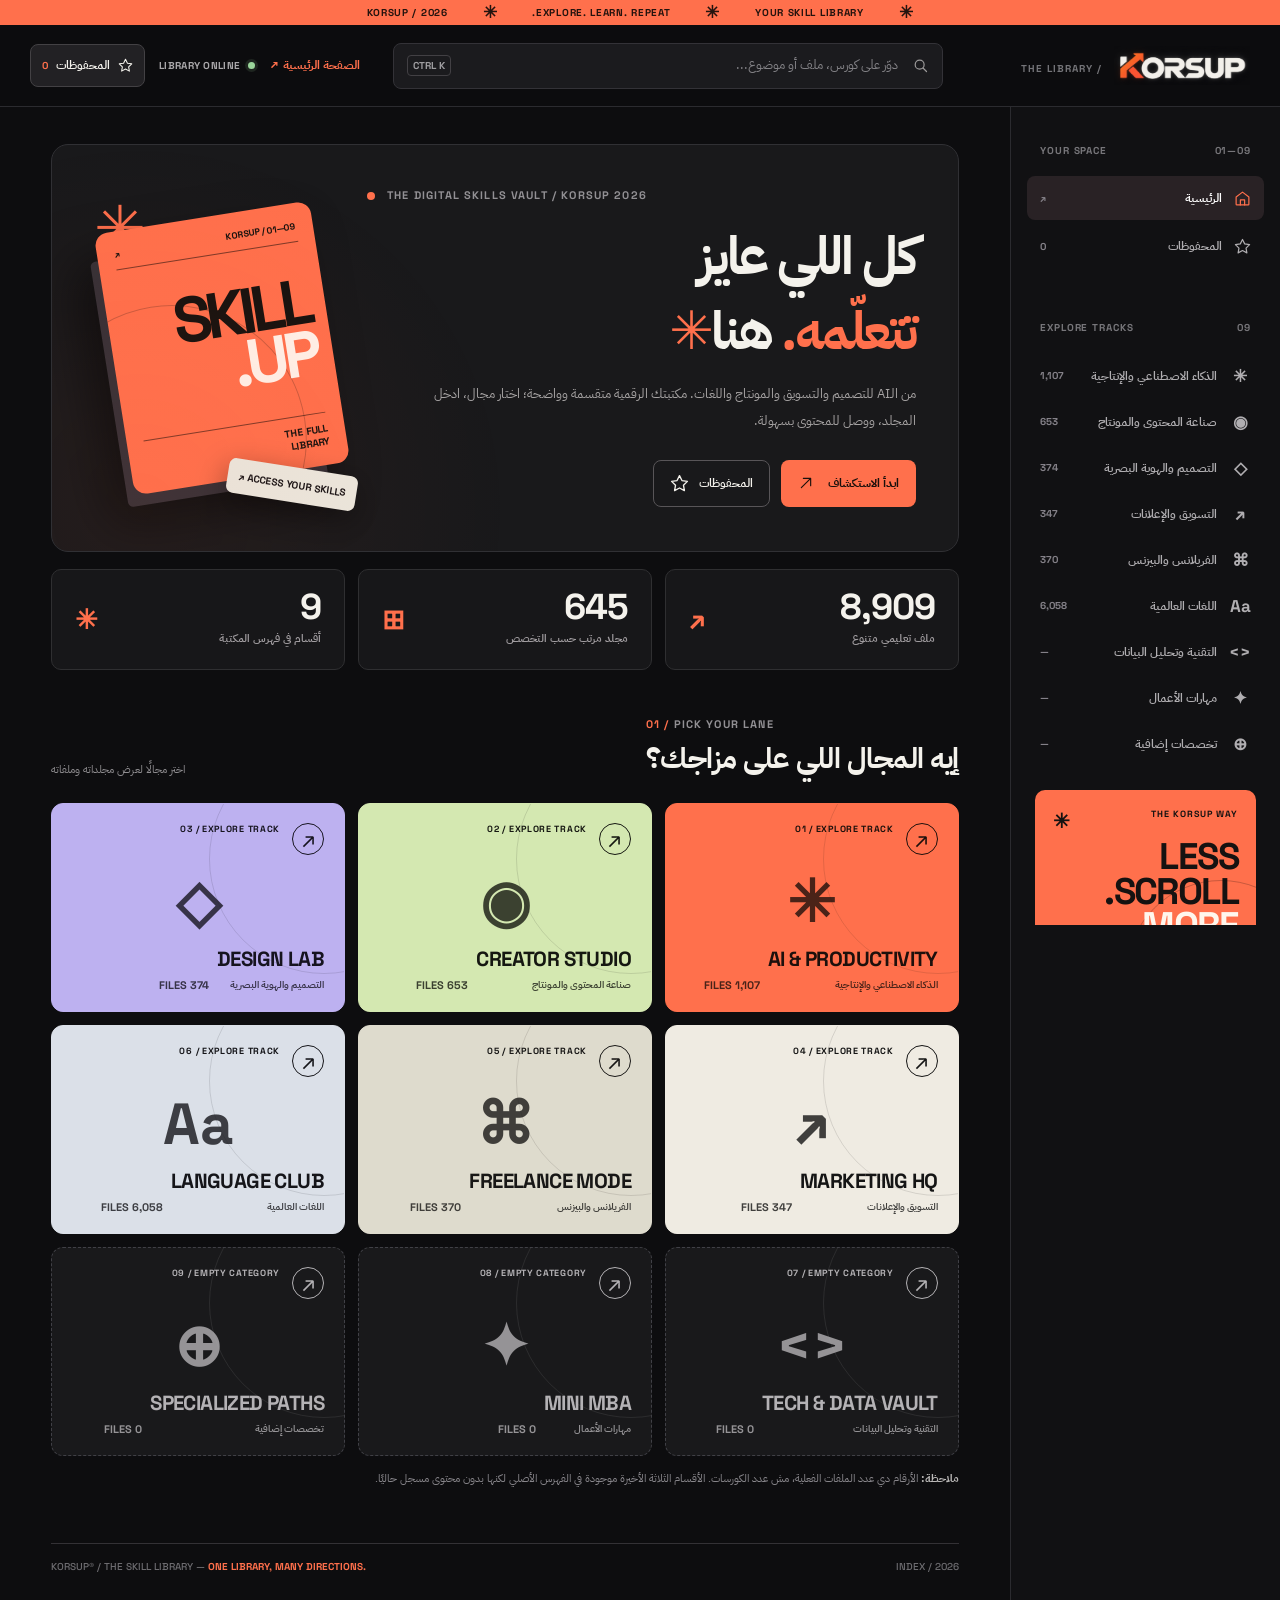
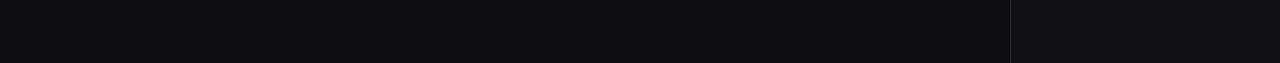
<file: catalog/index.html>
<!DOCTYPE html>

<html dir="rtl" lang="ar">
<head>
<meta charset="utf-8"/><meta content="width=device-width, initial-scale=1, viewport-fit=cover" name="viewport"/><meta content="#0d0d0f" name="theme-color"/>
<meta content="KORSUP Library — اكتشف آلاف الملفات التعليمية في الذكاء الاصطناعي، التصميم، التسويق، صناعة المحتوى، الفريلانس واللغات." name="description"/>
<title>KORSUP® / THE SKILL LIBRARY</title>
<link href="https://fonts.googleapis.com" rel="preconnect"/><link crossorigin="" href="https://fonts.gstatic.com" rel="preconnect"/>
<link href="https://fonts.googleapis.com/css2?family=IBM+Plex+Sans+Arabic:wght@400;500;600;700&amp;family=Space+Grotesk:wght@400;500;600;700&amp;display=swap" rel="stylesheet"/>
<link href="styles.css" rel="stylesheet"/>
<script defer="" src="library-data.js"></script><script defer="" src="app.js"></script>
</head>
<body>
<svg aria-hidden="true" style="position:absolute;width:0;height:0;overflow:hidden" xmlns="http://www.w3.org/2000/svg">
<symbol id="i-search" viewbox="0 0 24 24"><circle cx="10.8" cy="10.8" r="6.3"></circle><path d="m15.5 15.5 5 5"></path></symbol>
<symbol id="i-home" viewbox="0 0 24 24"><path d="m3 10 9-7 9 7v10a1 1 0 0 1-1 1H4a1 1 0 0 1-1-1z"></path><path d="M9 21v-7h6v7"></path></symbol>
<symbol id="i-grid" viewbox="0 0 24 24"><rect height="7" rx="1.5" width="7" x="3" y="3"></rect><rect height="7" rx="1.5" width="7" x="14" y="3"></rect><rect height="7" rx="1.5" width="7" x="3" y="14"></rect><rect height="7" rx="1.5" width="7" x="14" y="14"></rect></symbol>
<symbol id="i-list" viewbox="0 0 24 24"><path d="M9 6h12M9 12h12M9 18h12"></path><path d="M3.5 6h.1M3.5 12h.1M3.5 18h.1" stroke-linecap="round" stroke-width="3"></path></symbol>
<symbol id="i-folder" viewbox="0 0 24 24"><path d="M3 7V5a2 2 0 0 1 2-2h5l2 3h7a2 2 0 0 1 2 2v11a2 2 0 0 1-2 2H5a2 2 0 0 1-2-2z"></path></symbol>
<symbol id="i-video" viewbox="0 0 24 24"><rect height="14" rx="3" width="18" x="3" y="5"></rect><path d="m10 9 5 3-5 3z"></path></symbol>
<symbol id="i-headphones" viewbox="0 0 24 24"><path d="M3 14v-2a9 9 0 0 1 18 0v2"></path><rect height="8" rx="2" width="5" x="3" y="13"></rect><rect height="8" rx="2" width="5" x="16" y="13"></rect></symbol>
<symbol id="i-image" viewbox="0 0 24 24"><rect height="18" rx="3" width="18" x="3" y="3"></rect><circle cx="9" cy="9" r="2"></circle><path d="m4 18 6-6 3 3 3-3 4 5"></path></symbol>
<symbol id="i-file" viewbox="0 0 24 24"><path d="M6 2h8l5 5v14a1 1 0 0 1-1 1H6a1 1 0 0 1-1-1V3a1 1 0 0 1 1-1z"></path><path d="M14 2v6h5M9 13h6M9 17h6"></path></symbol>
<symbol id="i-star" viewbox="0 0 24 24"><path d="m12 2 3.1 6.3 6.9 1-5 4.9 1.2 6.8L12 17.7 5.8 21l1.2-6.8-5-4.9 6.9-1z"></path></symbol>
<symbol id="i-copy" viewbox="0 0 24 24"><rect height="13" rx="2" width="13" x="8" y="8"></rect><path d="M16 8V5a2 2 0 0 0-2-2H5a2 2 0 0 0-2 2v9a2 2 0 0 0 2 2h3"></path></symbol>
<symbol id="i-arrow" viewbox="0 0 24 24"><path d="M5 19 19 5M8 5h11v11"></path></symbol>
<symbol id="i-chevron" viewbox="0 0 24 24"><path d="m9 5 7 7-7 7"></path></symbol>
<symbol id="i-x" viewbox="0 0 24 24"><path d="m5 5 14 14M19 5 5 19"></path></symbol>
<symbol id="i-menu" viewbox="0 0 24 24"><path d="M3 7h18M3 12h18M3 17h18"></path></symbol>
<symbol id="i-clock" viewbox="0 0 24 24"><circle cx="12" cy="12" r="9"></circle><path d="M12 7v6l4 2"></path></symbol>
<symbol id="i-spark" viewbox="0 0 24 24"><path d="m12 2 2.5 7.5L22 12l-7.5 2.5L12 22l-2.5-7.5L2 12l7.5-2.5z"></path></symbol>
</svg>
<a class="skip-link" href="#pageView">انتقل للمحتوى</a>
<div class="top-ticker"><span>✳</span> YOUR SKILL LIBRARY <span>✳</span> EXPLORE. LEARN. REPEAT. <span>✳</span> KORSUP / 2026</div>
<header class="topbar">
<div class="brand-wrap"><button aria-expanded="false" aria-label="افتح قائمة المجالات" class="menu-button icon-button" id="sidebarToggle" type="button"><svg><use href="#i-menu"></use></svg></button><a class="brand" href="#home"><img alt="KORSUP" class="member-logo" src="korsup-logo-transparent.png"/></a><span class="brand-sub">/ THE LIBRARY</span></div>
<label class="global-search" for="searchBox"><svg><use href="#i-search"></use></svg><input aria-label="بحث في المكتبة" autocomplete="off" id="searchBox" placeholder="دوّر على كورس، ملف أو موضوع..." type="search"/><kbd dir="ltr">CTRL K</kbd></label>
<div class="top-actions"><a class="member-back" href="https://korsup.shop/">الصفحة الرئيسية ↗</a><span class="top-chip"><i></i> LIBRARY ONLINE</span><button aria-label="بحث" class="icon-button search-button" id="searchFocus" type="button"><svg><use href="#i-search"></use></svg></button><button class="saved-button" data-go="saved" type="button"><svg><use href="#i-star"></use></svg><span>المحفوظات</span><b id="savedCount">0</b></button></div>
</header>
<div class="layout">
<div class="sidebar-shade" hidden="" id="sidebarShade"></div>
<aside aria-label="أقسام المكتبة" class="sidebar" id="sidebar">
<div class="sidebar-inner">
<div class="side-heading"><span>YOUR SPACE</span><span>01—09</span></div>
<button class="side-item active" data-go="home" type="button"><svg><use href="#i-home"></use></svg><span>الرئيسية</span><span class="side-count">↗</span></button>
<button class="side-item" data-go="saved" type="button"><svg><use href="#i-star"></use></svg><span>المحفوظات</span><span class="side-count" id="sideSavedCount">0</span></button>
<div class="side-separator"></div><div class="side-heading"><span>EXPLORE TRACKS</span><span>09</span></div>
<div class="side-categories" id="sideCategories"></div>
<div class="sidebar-spacer"></div>
<div class="side-poster"><div class="poster-top"><span>THE KORSUP WAY</span><b>✳</b></div><strong>LESS<br/>SCROLL.<br/><em>MORE<br/>SKILL.</em></strong><small>ONE LIBRARY. MANY DIRECTIONS.</small></div>
<div class="side-footer">© KORSUP <span id="year">2026</span> <span>V1 / LIBRARY</span></div>
</div>
</aside>
<main class="main-content" id="pageView" tabindex="-1">
<div class="loading-screen"><span class="load-icon">✳</span><h2>بنرتب مكتبتك...</h2><p>جاري تجهيز المحتوى.</p></div>
</main>
</div>
<div aria-live="polite" class="toast" id="toast" role="status"></div>
<nav aria-label="تنقل سريع" class="mobile-bottom"><button data-go="home" type="button"><svg><use href="#i-home"></use></svg><span>الرئيسية</span></button><button id="mobileExplore" type="button"><svg><use href="#i-grid"></use></svg><span>المجالات</span></button><button id="mobileSearch" type="button"><svg><use href="#i-search"></use></svg><span>البحث</span></button><button data-go="saved" type="button"><svg><use href="#i-star"></use></svg><span>المحفوظات</span></button></nav>
<noscript><div class="noscript">لتصفح الملفات والمجلدات، يرجى تفعيل JavaScript في المتصفح.</div></noscript>
</body>
</html>
</file>
<file: styles.css>
:root{--ink:#111216;--black:#0b0c0f;--paper:#f5f2ea;--white:#fbfaf7;--orange:#ff6748;--muted:#706e69;--line:#dedbd2;--font:'IBM Plex Sans Arabic',Tahoma,Arial,sans-serif;--latin:'Space Grotesk',Arial,sans-serif}
*{box-sizing:border-box}html{scroll-behavior:smooth;scroll-padding-top:84px}body{margin:0;font-family:var(--font);background:var(--paper);color:var(--ink);-webkit-font-smoothing:antialiased}body.menu-open{overflow:hidden}button,input{font:inherit}button{cursor:pointer}a{color:inherit;text-decoration:none}img{max-width:100%;display:block}::selection{background:var(--orange);color:var(--black)}:focus-visible{outline:3px solid var(--orange);outline-offset:4px}h1,h2,h3,p{margin-top:0}h1,h2,h3{letter-spacing:-.045em}p{line-height:1.85}.wrap{width:min(1180px,calc(100% - 64px));margin-inline:auto}.skip-link{position:fixed;z-index:200;top:-90px;right:20px;padding:12px 20px;background:var(--orange);color:var(--black)}.skip-link:focus{top:12px}.scroll-line{position:fixed;z-index:150;top:0;right:0;height:3px;width:100%;background:var(--orange);transform-origin:right;transform:scaleX(0);pointer-events:none}.site-header{position:sticky;top:0;z-index:100;background:rgba(11,12,15,.96);border-bottom:1px solid #28292c;backdrop-filter:blur(18px)}.nav-wrap{display:flex;align-items:center;justify-content:space-between;gap:24px;min-height:82px}.logo-link{width:164px;flex:0 0 auto}.logo-link img,.footer-brand img{width:100%;height:auto;mix-blend-mode:screen}.nav-links{display:flex;align-items:center;gap:25px}.nav-links a{font-size:13px;font-weight:600;color:#cbc9c6;transition:color .2s}.nav-links a:hover{color:var(--orange)}.btn{display:inline-flex;align-items:center;justify-content:center;gap:18px;border:1px solid transparent;padding:13px 22px;border-radius:4px;font-size:14px;font-weight:700;white-space:nowrap;transition:transform .2s,background .2s,border-color .2s}.btn:hover{transform:translateY(-2px)}.btn span{font-size:20px;line-height:1}.btn-hot{background:var(--orange);color:#111216}.btn-hot:hover{background:#ff8a70}.btn-outline{background:transparent;color:#f5f2ea;border-color:#77716d}.btn-outline:hover{border-color:var(--orange)}.btn-lg{min-height:54px;padding:15px 25px}.btn-full{width:100%}.menu-toggle,.mobile-nav{display:none}.hero{position:relative;background:var(--black);color:var(--paper);overflow:hidden}.hero-grain{position:absolute;inset:0;background:radial-gradient(circle at 80% 48%,rgba(255,103,72,.10),transparent 32%),radial-gradient(circle at 5% 10%,rgba(255,255,255,.04),transparent 35%);pointer-events:none}.hero-layout{position:relative;display:grid;grid-template-columns:1.04fr .96fr;align-items:center;gap:70px;min-height:650px;padding-top:80px;padding-bottom:72px}.eyebrow,.kicker{font:700 12px var(--latin);letter-spacing:.13em;display:inline-flex;align-items:center;gap:11px}.eyebrow{color:#d8d3ca}.pulse{width:8px;height:8px;background:var(--orange);border-radius:50%;box-shadow:0 0 0 5px rgba(255,103,72,.13)}.hero h1{font-size:clamp(42px,5.2vw,77px);line-height:1.25;margin:25px 0 21px;font-weight:700;letter-spacing:-.07em}.hero h1 span{color:var(--orange)}.hero-lead{font-size:19px;line-height:1.95;max-width:580px;color:#e2ddd4;margin-bottom:10px}.hero-sub{font-size:14px;color:#aaa8a4;max-width:540px;line-height:2}.hero-sub strong{color:var(--paper)}.hero-actions{display:flex;gap:12px;flex-wrap:wrap;margin-top:32px}.hero-trust{display:flex;align-items:center;gap:14px;flex-wrap:wrap;margin-top:34px;color:#c0bdb6;font-size:12px}.hero-trust b{color:#f5f2ea}.hero-trust i{width:3px;height:3px;background:var(--orange);border-radius:50%}.hero-showcase{position:relative;isolation:isolate;border:1px solid #36363a;background:linear-gradient(140deg,#17191d,#101114 66%);box-shadow:0 30px 100px rgba(0,0,0,.42);border-radius:12px;min-height:485px;padding:24px;overflow:hidden;direction:ltr}.showcase-glow{position:absolute;z-index:-1;inset:0;background:radial-gradient(circle at 45% 38%,rgba(255,103,72,.12),transparent 40%)}.showcase-head,.showcase-foot{display:flex;align-items:center;justify-content:space-between;color:#aaa7a1;font:600 10px var(--latin);letter-spacing:.13em}.showcase-head .orange{color:var(--orange)}.showcase-brand{height:128px;display:flex;align-items:center;justify-content:center;margin-top:17px}.showcase-brand img{width:100%;max-width:440px;mix-blend-mode:screen}.showcase-mid{display:flex;justify-content:space-between;align-items:center;border-top:1px solid #39383a;padding-top:23px}.showcase-statement{font:700 clamp(20px,2.2vw,33px)/1.2 var(--latin);letter-spacing:-.04em}.showcase-statement em{font-style:normal;color:var(--orange)}.showcase-mark{font:400 80px/1 var(--latin);color:var(--orange)}.mini-tiles{display:grid;grid-template-columns:repeat(2,1fr);gap:8px;margin:22px 0}.mini-tiles>div{border:1px solid #353539;background:#1c1d20;padding:13px;min-height:67px;display:flex;justify-content:space-between;align-items:end}.mini-tiles>div>span{color:var(--orange);font-size:27px}.mini-tiles small{font:600 9px var(--latin);letter-spacing:.04em;color:#e5e0d9}.showcase-foot{padding-top:15px;border-top:1px solid #39383a}.hero-bottom{position:relative;display:flex;justify-content:space-between;color:#8c8b8a;font:600 10px var(--latin);letter-spacing:.15em;padding-bottom:22px}.arrow-down{color:var(--orange);font-size:24px}.ticker{background:var(--orange);color:var(--black);overflow:hidden;white-space:nowrap;padding:13px 0}.ticker-content{width:max-content;font:700 16px var(--latin);letter-spacing:.05em;animation:marquee 26s linear infinite}.ticker b{margin:0 23px}@keyframes marquee{to{transform:translateX(25%)}}.section{padding:110px 0}.cream{background:var(--paper)}.offwhite{background:#fffdfa}.section-top{display:grid;grid-template-columns:1fr .83fr;gap:70px;align-items:end;margin-bottom:50px}.kicker{color:#8d4b3d}.section h2,.closing h2{font-size:clamp(37px,4.4vw,65px);line-height:1.28;margin:19px 0 0;font-weight:700}.section h2 em,.closing h2 em{font-style:normal;color:var(--orange)}.section-intro{font-size:16px;color:#555550;line-height:2.05;max-width:520px}.section-intro p:last-child{margin-bottom:0}.principles{display:grid;grid-template-columns:repeat(3,1fr);gap:12px}.principle{padding:30px;min-height:320px;border:1px solid var(--line);background:#fcfaf5;display:flex;flex-direction:column}.principle-num{display:flex;justify-content:space-between;font:700 13px var(--latin);color:#b85a44}.principle-num span{font-size:27px}.principle h3{font-size:27px;line-height:1.55;margin:38px 0 11px}.principle p{font-size:14px;color:#686661;margin-bottom:0}.manifesto{position:relative;margin-top:14px;padding:37px 48px;display:flex;align-items:center;gap:42px;background:var(--ink);color:var(--paper);overflow:hidden}.manifesto-label{font:600 11px var(--latin);letter-spacing:.12em;color:var(--orange);min-width:195px}.manifesto p{font-size:clamp(23px,2.7vw,37px);line-height:1.6;margin:0}.manifesto strong{color:var(--orange)}.manifesto-star{position:absolute;left:30px;font-size:130px;color:#2e2e31;line-height:1}.fields-grid{display:grid;grid-template-columns:repeat(3,1fr);gap:12px}.field{min-height:315px;background:#f2f0ea;border:1px solid #e3dfd5;padding:26px;display:flex;flex-direction:column;transition:transform .2s}.field:hover{transform:translateY(-4px)}.field-top{display:flex;justify-content:space-between;align-items:center;font:700 10px var(--latin);letter-spacing:.06em;color:#77726b}.field-top span:last-child{font-size:22px}.field-icon{height:104px;display:flex;align-items:center;gap:8px;font:700 68px/1 var(--latin);letter-spacing:-.08em}.field-icon span{font-size:24px;color:var(--orange)}.field h3{font:700 22px var(--latin);letter-spacing:-.05em;margin:0 0 10px}.field p{font-size:14px;color:#65625c;margin-bottom:18px}.field-tail{font-size:12px;font-weight:700;color:#b7533c;margin-top:auto}.field-dark{background:#1a1b1f;color:var(--paper);border-color:#1a1b1f}.field-dark .field-top,.field-dark p{color:#b4b1ac}.field-dark .field-icon{color:var(--orange)}.field-coral{background:var(--orange);border-color:var(--orange)}.field-coral .field-icon span,.field-coral .field-tail{color:#17181b}.field-coral p,.field-coral .field-top{color:#3b2724}.field-bonus{background:#ede4d6}.field-bonus .field-icon{font-size:55px}.section-footnote{font-size:12px;color:#77746d;margin-top:20px;margin-bottom:0}.dark-section{background:#111216;color:var(--paper)}.dark-section .section-intro{color:#b7b5b1}.kicker-hot{color:var(--orange)}.video-grid{display:grid;grid-template-columns:repeat(3,minmax(0,1fr));gap:16px}.video-card{min-width:0;border:1px solid #363639;background:#1a1b1e;overflow:hidden}.video-play{width:100%;aspect-ratio:16/10;display:block;position:relative;border:0;padding:0;overflow:hidden;background:#252629}.video-play img{width:100%;height:100%;object-fit:cover;transition:transform .4s,filter .4s}.video-play:hover img{transform:scale(1.045);filter:brightness(.8)}.video-overlay{position:absolute;inset:0;display:flex;justify-content:center;align-items:center;background:linear-gradient(transparent 60%,rgba(0,0,0,.65))}.play-circle{display:grid;place-items:center;width:58px;height:58px;border-radius:50%;background:var(--orange);color:#151515;font-size:21px;padding-left:4px;box-shadow:0 10px 30px #0007;transition:transform .2s}.video-play:hover .play-circle{transform:scale(1.1)}.video-time{position:absolute;left:13px;bottom:12px;font:600 12px var(--latin);background:#111a;padding:4px 8px;border-radius:3px}.video-details{padding:20px 22px 24px}.video-details>span{font:600 10px var(--latin);color:var(--orange);letter-spacing:.1em}.video-details h3{font-size:19px;margin:9px 0 7px}.video-details p{font-size:13px;color:#b3b0aa;margin-bottom:0}.video-card-wide{grid-column:span 2;display:grid;grid-template-columns:1.05fr .95fr}.video-card-wide .video-play{height:100%;min-height:220px;aspect-ratio:auto}.video-card-wide .video-details{display:flex;flex-direction:column;justify-content:center;padding:30px}.video-card-wide .video-details h3{font-size:28px}.footnote-dark{color:#aaa6a1}.method-layout{display:grid;grid-template-columns:1fr 1fr;gap:100px;align-items:center}.method-layout h2{margin-bottom:26px}.method-layout>div:first-child>p{color:#5f5d57;font-size:15px}.method-lead{font-size:19px!important;font-weight:600;color:#252423!important}.text-link{display:inline-flex;align-items:center;gap:12px;margin-top:18px;padding-bottom:8px;border-bottom:2px solid var(--orange);font-size:14px;font-weight:700}.text-link span{font-size:19px}.method-stack{border-top:1px solid #d4d0c7}.method-step{display:grid;grid-template-columns:38px 1fr 28px;gap:20px;align-items:start;padding:23px 0;border-bottom:1px solid #d4d0c7}.method-step>b{font:700 17px var(--latin);color:#b65a44}.method-step h3{font-size:20px;margin:0 0 5px}.method-step p{font-size:13px;color:#696760;margin-bottom:0}.method-step>span{font-size:24px;color:#bb5d45}.steps-grid{display:grid;grid-template-columns:repeat(4,1fr);gap:12px}.access-step{border-top:3px solid var(--ink);padding:24px 16px 12px 4px}.step-number{font:700 13px var(--latin);color:#c25c44}.access-step h3{font-size:22px;line-height:1.5;margin:25px 0 10px}.access-step p{font-size:14px;color:#66645f}.access-section{background:#17181b;color:var(--paper)}.access-layout{display:grid;grid-template-columns:1fr .86fr;gap:95px;align-items:center}.access-copy h2{margin-bottom:28px}.access-copy>p{color:#c3c0b9;font-size:17px;max-width:530px}.access-note{display:flex;gap:17px;border-top:1px solid #4b4a4b;margin-top:55px;padding-top:24px}.access-note>span{color:var(--orange);font-size:30px}.access-note p{font-size:14px;color:#bbb8b3;margin-bottom:0}.access-note strong{color:#fff}.pricing{background:#f6f3eb;color:#141518;padding:34px 35px 28px;box-shadow:15px 15px 0 #292a2d}.pricing-top{display:flex;justify-content:space-between;align-items:center;font:700 12px var(--latin);letter-spacing:.08em}.pricing-top span:last-child{font-size:27px;color:var(--orange)}.pricing-eyebrow{margin-top:30px;font-size:14px;color:#68645d}.price-row{display:flex;align-items:center;gap:18px}.price-row strong{font:700 clamp(92px,9vw,130px)/1.15 var(--latin);letter-spacing:-.09em}.price-row div{font-size:24px;font-weight:700;line-height:1.5}.price-row small{font-size:12px;font-weight:500;color:#716d67}.price-line{height:1px;background:#d9d4c9;margin:17px 0 20px}.pricing-list{list-style:none;padding:0;margin:0 0 27px}.pricing-list li{display:flex;gap:12px;align-items:baseline;font-size:14px;margin-bottom:14px}.pricing-list li span{color:#c45c43;font-weight:700}.pricing-fine{font-size:11px;line-height:1.9;color:#77736d;text-align:center;margin:13px 0 0}.faq-layout{display:grid;grid-template-columns:.68fr 1.32fr;gap:100px}.faq-layout>div:first-child>p{font-size:15px;color:#696660;margin-top:20px}.faq-items{border-top:1px solid #d8d4ca}.faq-items details{border-bottom:1px solid #d8d4ca;padding:0}.faq-items summary{list-style:none;cursor:pointer;display:flex;align-items:center;justify-content:space-between;gap:15px;font-weight:700;font-size:16px;padding:22px 0}.faq-items summary::-webkit-details-marker{display:none}.faq-items summary span{font:400 25px var(--latin);color:#bc5c44;transition:transform .2s}.faq-items details[open] summary span{transform:rotate(45deg)}.faq-items details p{font-size:14px;color:#615e58;padding-left:42px;margin:0 0 22px}.closing{background:#0b0c0f;color:var(--paper);text-align:center;padding:115px 0 125px;position:relative;overflow:hidden}.closing:before{content:'✳';position:absolute;left:-80px;top:-230px;font-size:650px;line-height:1;color:#16171a;pointer-events:none}.closing-inner{position:relative}.closing h2{margin:23px 0 16px}.closing p{color:#b5b0a8;font-size:16px;margin-bottom:27px}.footer{background:#08090b;color:#f5f2ea;border-top:1px solid #252527}.footer-top{display:grid;grid-template-columns:2fr 1fr 1fr;gap:50px;padding-top:60px;padding-bottom:55px}.footer-brand{max-width:250px}.footer-brand a{display:block;width:184px}.footer-brand p{font-size:13px;color:#a4a09a;margin-top:5px}.footer-col{display:flex;flex-direction:column;gap:11px;font-size:13px}.footer-col strong{font-size:14px;color:var(--orange);margin-bottom:7px}.footer-col a{color:#c7c4bf}.footer-col a:hover{color:var(--orange)}.footer-bottom{border-top:1px solid #29292b;padding-top:20px;padding-bottom:23px;display:flex;justify-content:space-between;gap:15px;color:#8b8882;font:500 11px var(--latin)}dialog{border:0;padding:0;max-height:min(92vh,850px)}dialog::backdrop{background:rgba(0,0,0,.82);backdrop-filter:blur(7px)}.modal{width:min(600px,calc(100% - 25px));background:#f5f2ea;color:var(--ink);border-radius:8px;overflow-y:auto}.modal-shell{padding:32px 38px 36px}.modal-head,.video-modal-bar{display:flex;align-items:center;justify-content:space-between;gap:15px;font:700 11px var(--latin);letter-spacing:.07em}.modal-head{color:#a04c37}.modal-close{width:36px;height:36px;border:1px solid #d5d0c6;background:transparent;border-radius:4px;font-size:17px;display:grid;place-items:center}.modal h2{font-size:35px;line-height:1.4;margin:13px 0}.modal h2 em{font-style:normal;color:#dc5c3d}.modal-lead{font-size:13px;color:#5c5953}.order-total{display:flex;align-items:center;justify-content:space-between;gap:10px;border:1px solid #d5d0c6;padding:14px 17px;font-size:13px;margin:18px 0}.order-total strong{font:700 21px var(--latin)}.form-grid{display:grid;grid-template-columns:1fr 1fr;gap:15px}.form-grid label{font-size:12px;font-weight:700}.form-grid input{width:100%;margin-top:7px;min-height:46px;padding:10px 12px;border:1px solid #cfc9bd;border-radius:4px;background:#fffdfa;color:var(--ink);font-size:14px;direction:ltr;text-align:left}.form-grid input:focus{outline:2px solid var(--orange);outline-offset:1px}.payment-box{display:flex;justify-content:space-between;align-items:center;gap:12px;background:#17181b;color:#f5f2ea;padding:16px 18px;margin-top:20px}.payment-box>div{display:flex;flex-direction:column;gap:3px}.payment-box span{font-size:11px;color:#c4bfb8}.payment-box strong{font:700 25px var(--latin);letter-spacing:.03em}.copy-button{background:var(--orange);border:0;border-radius:3px;padding:10px 13px;color:#17181b;font-size:12px;font-weight:700}.copy-status{min-height:17px;color:#326b4c;font-size:11px;margin:5px 0}.form-hint{font-size:12px;line-height:1.9;color:#5b5750;padding:12px 14px;background:#ebe6db;border-right:3px solid var(--orange);margin:0 0 16px}.form-privacy{font-size:11px;color:#79746c;margin:13px 0 0;text-align:center}.video-modal{width:min(920px,calc(100% - 28px));background:#111216;color:#fff;border:1px solid #454545;border-radius:7px}.video-modal-inner{padding:12px}.video-modal-bar{padding:4px 5px 12px;color:#f5f2ea}.video-modal-bar .modal-close{border-color:#4a4a4a;color:#fff}.video-modal video{display:block;width:100%;max-height:72vh;background:#000;object-fit:contain}
@media(max-width:1100px){.nav-links{gap:14px}.nav-links a{font-size:12px}.hero-layout{gap:36px}.hero h1{font-size:clamp(39px,5vw,61px)}.access-layout{gap:40px}.method-layout{gap:50px}}
@media(max-width:860px){.wrap{width:min(100% - 40px,680px)}.nav-wrap{min-height:70px}.nav-links,.nav-cta{display:none}.logo-link{width:142px}.menu-toggle{display:flex;flex-direction:column;gap:5px;align-items:center;justify-content:center;background:transparent;border:1px solid #4b4b4d;border-radius:4px;width:42px;height:40px}.menu-toggle span{width:20px;height:2px;background:#f5f2ea}.mobile-nav:not([hidden]){display:flex;flex-direction:column;gap:0;background:#111216;border-top:1px solid #303033;padding:10px 20px 22px}.mobile-nav a{padding:12px 6px;color:#f4f0e9;border-bottom:1px solid #29292b;font-size:14px}.hero-layout{grid-template-columns:1fr;gap:42px;min-height:auto;padding-top:70px;padding-bottom:55px}.hero-text{max-width:640px}.hero h1{font-size:clamp(44px,8vw,70px)}.hero-showcase{max-width:600px;width:100%;margin-inline:auto}.section{padding:76px 0}.section-top{grid-template-columns:1fr;gap:15px;margin-bottom:32px}.section h2{font-size:clamp(36px,6vw,55px)}.principles{grid-template-columns:1fr 1fr}.principle:last-child{grid-column:span 2;min-height:240px}.fields-grid{grid-template-columns:repeat(2,1fr)}.video-grid{grid-template-columns:repeat(2,minmax(0,1fr))}.video-card-wide{grid-column:span 2}.method-layout,.access-layout,.faq-layout{grid-template-columns:1fr;gap:45px}.method-stack{max-width:650px}.steps-grid{grid-template-columns:repeat(2,1fr);row-gap:22px}.pricing{max-width:540px;width:100%;margin-inline:auto}.faq-layout{gap:20px}}
@media(max-width:540px){.wrap{width:calc(100% - 34px)}.hero-layout{padding-top:52px;padding-bottom:40px}.eyebrow{font-size:10px}.hero h1{font-size:clamp(37px,10vw,51px);margin:20px 0 18px}.hero-lead{font-size:16px}.hero-sub{font-size:13px}.hero-actions{gap:9px}.hero-actions .btn{width:100%}.hero-trust{gap:8px;font-size:11px}.hero-trust i{display:none}.hero-trust span{width:100%}.hero-showcase{min-height:0;padding:16px}.showcase-head,.showcase-foot{font-size:8px}.showcase-brand{height:93px}.showcase-statement{font-size:23px}.showcase-mark{font-size:56px}.mini-tiles>div{min-height:59px;padding:9px}.mini-tiles small{font-size:7px}.section{padding:62px 0}.section h2{font-size:37px}.section-intro{font-size:14px}.principles,.fields-grid,.video-grid,.steps-grid{grid-template-columns:1fr}.principle,.principle:last-child{grid-column:auto;min-height:240px}.principle h3{margin-top:23px}.manifesto{padding:27px 22px;display:block}.manifesto-label{display:block;margin-bottom:13px}.manifesto p{font-size:24px}.manifesto-star{display:none}.field{min-height:285px}.video-card-wide{grid-column:auto;display:block}.video-card-wide .video-play{aspect-ratio:16/10;height:auto;min-height:0}.video-card-wide .video-details{padding:20px 22px 24px}.video-card-wide .video-details h3{font-size:19px}.method-step{gap:12px}.access-step{padding-bottom:0}.pricing{padding:26px 22px;box-shadow:8px 8px 0 #292a2d}.price-row strong{font-size:98px}.price-row div{font-size:19px}.faq-items summary{font-size:14px}.faq-items details p{padding-left:12px}.footer-top{grid-template-columns:1fr 1fr;gap:28px}.footer-brand{grid-column:span 2}.footer-bottom{flex-direction:column}.closing{padding:80px 0}.closing h2{font-size:35px}.modal-shell{padding:22px 20px 26px}.modal h2{font-size:30px}.form-grid{grid-template-columns:1fr}.order-total strong{font-size:17px}}
@media(prefers-reduced-motion:reduce){*,*::before,*::after{scroll-behavior:auto!important;animation-duration:.01ms!important;transition-duration:.01ms!important}}


/* KORSUP V2 — readability, original transparent logo and useful previews */
:root{--black:#08090b;--ink:#111216;--paper:#f5f2ea;--orange:#ff6748;--font:'IBM Plex Sans Arabic',Tahoma,Arial,sans-serif}
html{scroll-padding-top:90px}body{font-size:16px}p{line-height:1.95}button,input{font-size:inherit}
.logo-link{width:170px;display:flex;align-items:center}.logo-link img,.footer-brand img{width:100%;height:auto;mix-blend-mode:normal;object-fit:contain}
.hero{background:#08090b}.hero-grain{background:radial-gradient(ellipse at 75% 40%,rgba(255,103,72,.075),transparent 50%)}
.hero-layout{grid-template-columns:minmax(0,1.03fr) minmax(0,.97fr);gap:clamp(28px,4vw,64px);min-height:700px;padding-block:80px}
.hero h1{font-size:clamp(50px,5.2vw,76px);line-height:1.35;letter-spacing:-.035em;margin:22px 0 24px}
.hero-lead{font-size:clamp(18px,1.55vw,21px);line-height:2;color:#eee9e1;max-width:600px}
.hero-sub{font-size:16px;line-height:2.1;color:#c7c2bb;max-width:600px}
.hero-actions{gap:12px;margin-top:31px}.hero-actions .btn{font-size:15px;white-space:normal;text-align:center}
.hero-trust{display:grid;grid-template-columns:repeat(3,minmax(0,1fr));gap:8px;margin-top:35px}
.hero-trust span{border-top:1px solid #39383b;padding:13px 0 0;display:flex;flex-direction:column;gap:4px;min-width:0}
.hero-trust b{font-size:17px;font-weight:700;color:#f5f2ea}.hero-trust small{font-size:12px;color:#a9a6a1;line-height:1.65}.hero-trust i{display:none}
.hero-showcase{direction:ltr;background:#0a0b0e;border:1px solid #29292e;border-radius:14px;min-height:0;padding:clamp(18px,2.3vw,29px);box-shadow:0 25px 75px rgba(0,0,0,.25);overflow:hidden}
.showcase-topline,.showcase-end{display:flex;justify-content:space-between;align-items:center;gap:12px;font:700 clamp(10px,.9vw,12px)/1.4 var(--latin);color:#c6c0b8;letter-spacing:.06em}
.showcase-topline span:first-child{display:flex;align-items:center;gap:9px}.online-dot{display:inline-block;width:8px;height:8px;border-radius:50%;background:var(--orange)}
.showcase-logo{height:auto;margin:27px 0 21px;display:flex;justify-content:center;align-items:center;min-height:128px}
.showcase-logo img{display:block;width:100%;height:auto;max-height:165px;object-fit:contain;filter:none;mix-blend-mode:normal}
.showcase-divider{height:1px;background:#343337}.showcase-message{display:flex;flex-direction:column;gap:6px;padding:21px 0 23px;color:#f5f2ea}
.showcase-message strong{font-size:clamp(22px,2.4vw,34px);line-height:1.4}.showcase-message span{font-size:clamp(14px,1.3vw,17px);color:#c8c2bb;line-height:1.7}.showcase-message b{color:#ff8a70}
.showcase-media{display:grid;grid-template-columns:1.25fr 1fr;grid-template-rows:repeat(2,93px);gap:9px}.media-shot{position:relative;min-width:0;overflow:hidden;background:#252629;border:1px solid #303135;border-radius:7px}
.media-shot-main{grid-row:span 2}.media-shot img{width:100%;height:100%;object-fit:cover;object-position:center}.media-shot:after{content:'';position:absolute;inset:35% 0 0;background:linear-gradient(transparent,rgba(0,0,0,.82))}
.media-shot span{position:absolute;z-index:1;left:10px;bottom:10px;color:#fff;font:700 10px var(--latin);letter-spacing:.02em;text-shadow:0 1px 4px #000}
.showcase-end{margin-top:18px;padding-top:16px;border-top:1px solid #343337}.showcase-end span:last-child{font-size:23px;color:var(--orange)}
.values-strip{background:var(--orange);color:#101114;padding:17px 0}.values-inner{display:flex;align-items:center;justify-content:center;gap:clamp(18px,4vw,75px);font-size:clamp(14px,1.5vw,18px);font-weight:700}.values-inner span{white-space:nowrap}.values-inner b{font:700 12px var(--latin);opacity:.72;margin-inline-end:9px}.values-inner i{font-style:normal;font-size:18px}
.section-intro{font-size:17px;line-height:2}.section-top h2{line-height:1.5}.principle p,.field p,.method-step p,.access-step p,.video-details p,.faq-items details p{font-size:15px;line-height:1.95}.principle h3,.access-step h3{line-height:1.6}
.nav-links a{font-size:14px}.btn{font-size:15px}.hero-bottom{font-size:12px}
.catalog-feature{background:#17181b;color:#f5f2ea;padding:95px 0;overflow:hidden}.catalog-feature-grid{display:grid;grid-template-columns:1fr .9fr;gap:70px;align-items:center}.catalog-feature h2{font-size:clamp(40px,5vw,70px);line-height:1.35;margin:20px 0}.catalog-feature h2 em{font-style:normal;color:var(--orange)}.catalog-feature-copy>p{font-size:17px;line-height:2;color:#d0cbc3;max-width:550px}.catalog-feature .catalog-disclaimer{font-size:13px;color:#a8a29c;margin-top:18px}.catalog-visual{direction:ltr;background:#f5f2ea;color:#17181b;padding:25px;border-radius:10px;transform:rotate(-1.3deg);box-shadow:15px 20px 0 #242529}.catalog-visual-top{display:flex;justify-content:space-between;border:1px solid #d6d1c8;border-radius:6px;padding:15px 17px;font:600 14px var(--latin);color:#67625c;margin-bottom:20px}.catalog-visual-top b{color:#d85c40}.catalog-row{display:flex;gap:16px;align-items:center;border-bottom:1px solid #dad6ce;padding:14px 4px}.catalog-row i{width:49px;height:49px;display:grid;place-items:center;background:#17181b;color:#ff6748;border-radius:6px;font-style:normal;font-size:23px}.catalog-row span{display:flex;flex-direction:column;flex:1;gap:5px}.catalog-row strong{font:700 17px var(--latin)}.catalog-row small{font:500 12px var(--latin);color:#78736e}.catalog-row>b{font:700 13px var(--latin);color:#bb5b46}.catalog-visual-bottom{font:700 11px var(--latin);letter-spacing:.07em;padding-top:21px;color:#77716a}.section-link{margin-top:17px}.section-link a{color:#b34d35;text-decoration:underline;text-underline-offset:6px;font-weight:700;font-size:16px}
@media(max-width:1100px){.hero-layout{gap:28px}.hero h1{font-size:clamp(42px,5vw,60px)}.showcase-media{grid-template-rows:repeat(2,76px)}}
@media(max-width:860px){.hero-layout{grid-template-columns:1fr;padding-top:66px;gap:35px}.hero h1{font-size:clamp(44px,7.7vw,68px)}.hero-showcase{max-width:650px;width:100%;margin-inline:auto}.showcase-logo img{max-height:160px}.showcase-media{grid-template-rows:repeat(2,120px)}.catalog-feature-grid{grid-template-columns:1fr;gap:35px}.catalog-visual{max-width:590px;width:100%;margin-inline:auto}.catalog-feature{padding:72px 0}}
@media(max-width:540px){.hero-layout{padding-top:45px;padding-bottom:38px}.hero h1{font-size:clamp(38px,10.3vw,52px);line-height:1.38}.hero-lead{font-size:17px}.hero-sub{font-size:15px}.hero-actions .btn{width:100%;font-size:15px}.hero-trust{grid-template-columns:repeat(3,minmax(0,1fr));gap:8px;margin-top:24px}.hero-trust b{font-size:13px}.hero-trust small{font-size:10px}.hero-showcase{padding:16px;border-radius:9px}.showcase-topline{font-size:9px}.showcase-logo{min-height:0;margin:15px 0 12px}.showcase-logo img{max-height:125px}.showcase-message{padding:15px 0}.showcase-message strong{font-size:24px}.showcase-message span{font-size:14px}.showcase-media{grid-template-rows:repeat(2,75px);gap:6px}.media-shot span{font-size:8px;left:6px;bottom:6px}.showcase-end{font-size:9px;margin-top:12px;padding-top:10px}.values-strip{padding:13px 0}.values-inner{gap:10px;justify-content:space-between}.values-inner span{font-size:12px}.values-inner b{display:none}.values-inner i{font-size:11px}.catalog-feature{padding:58px 0}.catalog-feature h2{font-size:39px}.catalog-feature-copy>p{font-size:15px}.catalog-visual{transform:none;padding:16px;box-shadow:8px 8px 0 #242529}.catalog-row strong{font-size:14px}.catalog-row small{font-size:10px}.catalog-row i{width:40px;height:40px}.section-intro{font-size:15px}.section h2{line-height:1.45}}

/* FINAL PUBLIC STORE V3 — authentic assets + top social navigation + dedicated contact hub */
.logo-link img,.footer-brand img,.showcase-logo img{mix-blend-mode:normal;filter:none;object-fit:contain}
.logo-link{width:148px;min-width:148px}.logo-link img{width:100%;height:auto}
.nav-wrap{gap:16px}.nav-links{gap:clamp(9px,1.1vw,17px)}.nav-links a{font-size:13px;white-space:nowrap}
.header-social{display:flex;align-items:center;gap:5px;direction:ltr;flex:0 0 auto}
.social-icon{width:33px;height:33px;display:grid;place-items:center;border:1px solid #353539;background:#191a1e;color:#f5f2ea;border-radius:8px;transition:background .2s,color .2s,border-color .2s,transform .2s}
.social-icon:hover,.social-icon:focus-visible{background:var(--orange);color:#101114;border-color:var(--orange);transform:translateY(-2px)}
.nav-cta{padding:12px 15px;font-size:13px}
.field-icon{height:105px;align-items:center}.field-icon img{height:92px;width:92px;object-fit:contain;filter:none}
.field-coral .field-icon img{filter:drop-shadow(0 2px 4px #1112)}
.contact-section{background:#f5f2ea;padding:96px 0 100px;scroll-margin-top:86px}
.contact-heading{display:grid;grid-template-columns:1fr .8fr;gap:55px;align-items:end;margin-bottom:38px}
.contact-heading h2{font-size:clamp(37px,4.6vw,65px);line-height:1.42;margin:15px 0 0}
.contact-heading h2 em{font-style:normal;color:var(--orange)}
.contact-heading>p{font-size:17px;color:#55534f;margin:0;max-width:500px}
.social-cards{display:grid;grid-template-columns:repeat(4,minmax(0,1fr));gap:12px}
.social-card{display:flex;flex-direction:column;position:relative;min-height:237px;background:#fffdfa;border:1px solid #e0dbd2;border-radius:10px;padding:22px;transition:transform .2s,border-color .2s,box-shadow .2s}
.social-card:hover{transform:translateY(-4px);border-color:var(--orange);box-shadow:0 14px 35px #11121610}
.social-card-icon{width:48px;height:48px;border-radius:12px;display:grid;place-items:center;background:#15161a;color:var(--orange);margin-bottom:22px}
.social-card-icon svg{width:24px;height:24px}
.social-card-body{display:flex;flex-direction:column;gap:5px;align-items:flex-start}
.social-card-body strong{font:700 21px var(--latin)}
.social-card-body small{font:600 13px var(--latin);color:#a54b38}
.social-card-body>span{font-size:13px;line-height:1.7;color:#77716b;margin-top:10px}
.social-arrow{position:absolute;top:22px;left:20px;font:700 23px var(--latin);color:#bd5c46}
.telegram-secondary{display:flex;gap:18px;flex-wrap:wrap;align-items:center;padding:21px 0 0;color:#77716b;font-size:13px}
.telegram-secondary a{font:600 13px var(--latin);color:#a24c38;text-decoration:underline;text-underline-offset:4px}
@media(max-width:1170px){.nav-links{gap:11px}.nav-links a{font-size:12px}.logo-link{width:132px;min-width:132px}.nav-cta{padding:11px 12px;font-size:12px}.social-icon{width:30px;height:30px}.header-social{gap:3px}}
@media(max-width:1030px){.nav-links,.nav-cta{display:none}.menu-toggle{display:flex;flex-direction:column;gap:5px;align-items:center;justify-content:center;background:transparent;border:1px solid #4b4b4d;border-radius:5px;width:42px;height:40px;flex:0 0 42px}.menu-toggle span{width:20px;height:2px;background:#f5f2ea}.nav-wrap{min-height:72px}.header-social{margin-inline-start:auto}.mobile-nav:not([hidden]){display:flex;flex-direction:column;gap:0;background:#111216;border-top:1px solid #303033;padding:10px 20px 22px}.mobile-nav a{padding:12px 6px;color:#f4f0e9;border-bottom:1px solid #29292b;font-size:14px}.social-cards{grid-template-columns:repeat(2,minmax(0,1fr))}}
@media(max-width:860px){.contact-heading{grid-template-columns:1fr;gap:15px}.contact-section{padding:70px 0}.contact-heading>p{font-size:16px}.logo-link{width:140px;min-width:140px}}
@media(max-width:540px){.header-social{gap:3px}.social-icon{width:31px;height:31px;border-radius:7px}.social-icon svg{width:17px;height:17px}.logo-link{width:110px;min-width:110px}.nav-wrap{gap:8px;min-height:65px}.menu-toggle{width:36px;height:36px;flex-basis:36px}.contact-section{padding:55px 0 62px}.contact-heading h2{font-size:36px}.social-cards{grid-template-columns:repeat(2,minmax(0,1fr));gap:9px}.social-card{min-height:210px;padding:15px}.social-card-icon{width:43px;height:43px;margin-bottom:16px}.social-card-body strong{font-size:18px}.social-card-body small{font-size:11px}.social-card-body>span{font-size:12px}.social-arrow{top:14px;left:12px;font-size:19px}.telegram-secondary{gap:10px;font-size:12px}.field-icon img{width:88px;height:88px}}
@media(max-width:380px){.logo-link{width:90px;min-width:90px}.social-icon{width:28px;height:28px}.header-social{gap:2px}.nav-wrap{gap:5px}.social-card-body strong{font-size:16px}}

/* V4: consistent skill-card art and equal-weight social contact cards */
.social-cards{grid-template-columns:repeat(3,minmax(0,1fr));gap:14px}
.social-card{min-height:215px;overflow-wrap:anywhere}
.social-card-body small{font-size:clamp(11px,1.1vw,13px)}
.field-dark .field-icon,.field-coral .field-icon{height:112px}
.field-dark .field-icon img,.field-coral .field-icon img{width:96px;height:96px;filter:none;object-fit:contain}
.field-coral{background:#FF6748}
.field-coral .field-top,.field-coral p{color:#2C211E}
.field-coral .field-tail{color:#231C1A}
@media(max-width:850px){.social-cards{grid-template-columns:repeat(2,minmax(0,1fr))}}
@media(max-width:540px){.social-cards{gap:10px}.social-card{min-height:220px;padding:14px}.social-card-body strong{font-size:16px;line-height:1.3}.social-card-body small{font-size:11px}.field-dark .field-icon img,.field-coral .field-icon img{width:86px;height:86px}}
@media(max-width:340px){.social-cards{grid-template-columns:1fr}.social-card{min-height:160px}}

/* V5: a direct checkout action in the sticky mobile header. */
.mobile-buy-cta{display:none}
@media(max-width:1030px){
  .mobile-buy-cta{display:inline-flex;align-items:center;justify-content:center;min-height:40px;padding:8px 13px;font-size:13px;line-height:1.1;border-radius:7px;flex:0 0 auto}
}
@media(max-width:650px){
  /* Keep the WhatsApp contact shortcut visible; the other accounts remain in the contact section. */
  .header-social .social-icon:not(:last-child){display:none}
  .header-social{margin-inline-start:auto}
  .nav-wrap{gap:8px}
}
@media(max-width:380px){
  .logo-link{width:90px;min-width:90px}
  .mobile-buy-cta{padding:8px 10px;font-size:12px}
  .nav-wrap{gap:6px}
}
</file>
<file: catalog/styles.css>
:root{--bg:#0d0d0f;--panel:#151517;--panel2:#1c1c1f;--stroke:#2b2b2f;--subtle:#89898d;--text:#f4f2ec;--orange:#ff704c;--light:#eae7dd;--lime:#d5ed9c;--lav:#bcaefa;--font-ar:'IBM Plex Sans Arabic',system-ui,sans-serif;--font-en:'Space Grotesk',sans-serif}
*,*::before,*::after{box-sizing:border-box}html{scroll-behavior:smooth}body{margin:0;background:var(--bg);color:var(--text);font:400 14px/1.7 var(--font-ar);-webkit-font-smoothing:antialiased}a{color:inherit;text-decoration:none}button,input,select{font:inherit}button{cursor:pointer}button:focus-visible,a:focus-visible,input:focus-visible,select:focus-visible{outline:2px solid var(--orange);outline-offset:3px}button{color:inherit}svg{width:19px;height:19px;stroke:currentColor;fill:none;stroke-width:1.7;stroke-linecap:round;stroke-linejoin:round;flex-shrink:0}::selection{background:var(--orange);color:#111}h1,h2,h3,p{margin-top:0}.skip-link{position:fixed;z-index:999;right:10px;top:-100px;background:var(--orange);color:#111;padding:12px}.skip-link:focus{top:12px}
.top-ticker{height:25px;background:var(--orange);color:#24130e;display:flex;gap:35px;align-items:center;justify-content:center;font:700 10px/1 var(--font-en);letter-spacing:.7px;white-space:nowrap;overflow:hidden}.top-ticker span{font-size:17px}.topbar{position:sticky;top:0;z-index:100;display:flex;align-items:center;justify-content:space-between;gap:20px;height:82px;padding:0 30px;background:rgba(13,13,15,.95);backdrop-filter:blur(18px);border-bottom:1px solid var(--stroke)}.brand-wrap,.brand{display:flex;align-items:center;gap:12px}.brand-wrap{min-width:275px}.brand-mark{background:var(--orange);color:#111;font:700 29px/.9 var(--font-en);letter-spacing:-2px;display:grid;place-items:center;width:42px;height:42px;border-radius:12px;transform:rotate(-7deg)}.brand-mark span{margin-left:-4px}.brand-text{font:700 25px/.9 var(--font-en);letter-spacing:-1.3px}.brand-text sup{font:700 9px var(--font-en);vertical-align:top;margin-left:3px}.brand-sub{font:700 10px var(--font-en);letter-spacing:1px;color:#747478;margin-top:6px;white-space:nowrap}.global-search{height:46px;display:flex;align-items:center;gap:12px;border:1px solid #333237;background:#1b1b1e;border-radius:8px;padding:0 13px;flex:1;max-width:550px;transition:border .2s}.global-search:focus-within{border-color:var(--orange)}.global-search svg{color:#9c9a9a;width:17px;height:17px}.global-search input{background:transparent;color:var(--text);outline:none;border:0;width:100%;min-width:0;direction:rtl;font-size:13px}.global-search input::placeholder{color:#848387}.global-search input::-webkit-search-cancel-button{cursor:pointer}.global-search kbd{font:700 10px var(--font-en);color:#9e9da0;border:1px solid #424044;border-radius:4px;padding:3px 5px;white-space:nowrap}.top-actions{display:flex;align-items:center;gap:14px}.top-chip{font:700 10px var(--font-en);letter-spacing:.3px;display:flex;align-items:center;gap:8px;color:#aaa8aa;white-space:nowrap}.top-chip i{width:7px;height:7px;background:#9ad59a;border-radius:100%;box-shadow:0 0 0 3px rgba(154,213,154,.12)}.saved-button{border:1px solid #434144;border-radius:8px;background:#222124;display:flex;gap:8px;align-items:center;height:43px;padding:0 11px;font-size:12px;font-weight:600}.saved-button:hover{border-color:var(--orange)}.saved-button svg{height:15px;width:15px}.saved-button b{font:700 10px var(--font-en);color:var(--orange)}.icon-button{border:0;background:transparent;display:grid;place-items:center;width:39px;height:39px}.menu-button,.search-button{display:none}
.layout{display:grid;grid-template-columns:270px minmax(0,1fr);min-height:calc(100vh - 107px)}.sidebar{border-left:1px solid var(--stroke);background:#111113;min-width:0}.sidebar-inner{padding:27px 16px 20px;position:sticky;top:82px;display:flex;flex-direction:column;gap:4px;max-height:calc(100dvh - 82px);overflow-y:auto;scrollbar-width:thin;scrollbar-color:#414145 transparent}.side-heading{display:flex;justify-content:space-between;padding:10px 13px 15px;color:#77767a;font:700 10px var(--font-en);letter-spacing:.9px;direction:ltr}.side-item{border:0;border-radius:8px;padding:12px 13px;text-align:right;display:flex;align-items:center;gap:12px;background:none;width:100%;color:#b0aeb1;transition:background .2s,color .2s;font-size:12px;font-weight:600}.side-item svg{height:17px;width:17px}.side-item:hover,.side-item.active{background:#292225;color:#fff}.side-item.active svg,.side-item.active .side-icon{color:var(--orange)}.side-item>span:nth-child(2){flex:1}.side-count{font:700 10px var(--font-en);color:#848188}.side-icon{width:22px;text-align:center;display:inline-grid;place-items:center;font:700 17px var(--font-en);flex-shrink:0}.side-separator{height:1px;background:var(--stroke);margin:19px 10px 15px}.sidebar-spacer{height:20px}.side-poster{background:var(--orange);min-height:225px;border-radius:10px;color:#161211;padding:18px;display:flex;flex-direction:column;justify-content:space-between;overflow:hidden;position:relative;margin:15px 8px 16px}.side-poster::before{content:'';position:absolute;width:190px;height:190px;border:1px solid rgba(0,0,0,.22);border-radius:50%;bottom:-55px;right:-60px}.poster-top{font:700 9px var(--font-en);display:flex;justify-content:space-between;letter-spacing:1px}.poster-top b{font-size:20px}.side-poster strong{font:700 37px/.93 var(--font-en);letter-spacing:-1.6px;position:relative;z-index:1}.side-poster em{color:#fff7ed;font-style:normal}.side-poster small{font:700 9px var(--font-en);letter-spacing:.3px}.side-footer{color:#67666b;font:600 10px var(--font-en);display:flex;justify-content:space-between;margin:4px 13px}
.main-content{min-width:0;padding:37px clamp(22px,4vw,64px) 90px}.loading-screen{min-height:60vh;display:grid;align-content:center;justify-items:center;text-align:center;color:#929094}.load-icon{font-size:55px;color:var(--orange);animation:rotate 15s linear infinite}.loading-screen h2{margin:12px 0 4px;color:var(--text)}.loading-screen p{font-size:12px}
.small-label{font:700 11px/1.2 var(--font-en);letter-spacing:1.15px;color:#929094;direction:ltr}.small-label .orange{color:var(--orange)}.home-hero{background:#19191b;border:1px solid #303034;min-height:371px;border-radius:17px;overflow:hidden;position:relative;padding:44px 42px;display:grid;grid-template-columns:minmax(0,1fr) 255px;gap:18px}.home-hero::after{content:'';position:absolute;left:0;top:0;bottom:0;width:65%;background:radial-gradient(circle at 15% 90%,rgba(255,112,76,.06),transparent 60%);pointer-events:none}.hero-inner{z-index:1}.hero-intro{display:flex;align-items:center;gap:12px}.hero-intro:before{content:'';width:8px;height:8px;background:var(--orange);border-radius:50%}.home-hero h1{font-size:clamp(39px,4.15vw,72px);line-height:1.4;font-weight:700;letter-spacing:-2.5px;margin:17px 0 13px}.home-hero h1 em{color:var(--orange);font-style:normal}.home-hero p{color:#a6a3a3;max-width:520px;font-size:13px;line-height:2.05;margin-bottom:26px}.hero-buttons{display:flex;gap:11px;flex-wrap:wrap}.cta{background:var(--orange);border:0;color:#19100c;padding:12px 17px;border-radius:8px;display:inline-flex;align-items:center;gap:14px;font-weight:700;font-size:12px;transition:transform .2s,background .2s}.cta svg{width:16px;height:16px}.cta:hover{transform:translateY(-2px);background:#ff8c70}.ghost-button{border:1px solid #585558;background:transparent;color:var(--text);border-radius:8px;padding:12px 16px;display:inline-flex;align-items:center;gap:10px;font-weight:600;font-size:12px}.ghost-button:hover{border-color:var(--orange)}.hero-art{position:relative;align-self:stretch;min-width:0;display:grid;place-items:center}.pack-box{width:218px;height:264px;background:var(--orange);border-radius:13px;transform:rotate(-9deg);color:#17120f;box-shadow:-16px 19px 0 -8px #363036,-27px 28px 50px rgba(0,0,0,.5);padding:17px;display:flex;flex-direction:column;justify-content:space-between;overflow:hidden;position:relative}.pack-box::before{content:'';position:absolute;width:270px;height:270px;border:1px solid rgba(0,0,0,.2);border-radius:50%;left:-90px;top:80px}.pack-header{font:700 9px var(--font-en);border-bottom:1px solid rgba(0,0,0,.5);padding-bottom:9px;display:flex;justify-content:space-between}.pack-box strong{font:700 64px/.82 var(--font-en);letter-spacing:-6px;position:relative}.pack-box strong span{color:#fff0e7}.pack-footer{font:700 10px var(--font-en);border-top:1px solid rgba(0,0,0,.5);padding-top:9px}.hero-spark{position:absolute;font:400 62px var(--font-en);top:0;left:0;color:var(--orange);animation:rotate 25s linear infinite}.hero-tag{position:absolute;background:var(--light);color:#171315;transform:rotate(9deg);padding:11px;border-radius:7px;bottom:5px;right:-8px;font:700 10px var(--font-en);box-shadow:0 10px 30px rgba(0,0,0,.4)}.stats-row{display:grid;grid-template-columns:repeat(3,minmax(0,1fr));gap:13px;margin-top:17px}.stat-card{display:flex;align-items:center;justify-content:space-between;gap:14px;border:1px solid #2f2f31;background:#171719;border-radius:10px;padding:19px 23px}.stat-card strong{font:700 clamp(25px,3vw,36px)/1 var(--font-en);letter-spacing:-1px;white-space:nowrap}.stat-card small{font-size:11px;color:#a19da0;font-weight:600}.stat-mark{font:700 27px var(--font-en);color:var(--orange)}.section-title-bar{display:flex;justify-content:space-between;align-items:end;gap:14px;margin:48px 0 23px}.section-title-bar h2{font-size:29px;line-height:1.4;letter-spacing:-.5px;margin:8px 0 0}.section-note{font-size:11px;color:#8f8d90}.section-title-bar .section-badge{display:flex;align-items:center;gap:5px;font:700 10px var(--font-en);letter-spacing:.4px;color:var(--orange)}
.category-grid{display:grid;grid-template-columns:repeat(3,minmax(0,1fr));gap:13px}.category-card{border:1px solid #323134;background:#1c1b1d;min-height:209px;padding:19px 20px;text-align:start;border-radius:12px;display:flex;flex-direction:column;justify-content:space-between;gap:9px;position:relative;isolation:isolate;overflow:hidden;transition:transform .2s,border-color .2s}.category-card:hover{transform:translateY(-4px);border-color:#666267}.category-card:nth-child(1){background:#ff704c;border-color:#ff704c;color:#1d100c}.category-card:nth-child(2){background:#d4e8b1;border-color:#d4e8b1;color:#151711}.category-card:nth-child(3){background:#bdb1f0;border-color:#bdb1f0;color:#16141f}.category-card:nth-child(4){background:#efebe2;border-color:#efebe2;color:#151515}.category-card:nth-child(5){background:#dedbcd;border-color:#dedbcd;color:#181716}.category-card:nth-child(6){background:#dbe0e8;border-color:#dbe0e8;color:#151519}.category-card.empty{background:#19191b;border:1px dashed #404046;color:#b4b2b5}.category-card::after{content:'';position:absolute;width:230px;height:230px;border:1px solid currentColor;opacity:.12;border-radius:50%;top:-60px;right:-95px;z-index:-1}.cat-top{display:flex;justify-content:space-between;align-items:start;gap:12px;direction:ltr}.cat-top small{font:700 9px var(--font-en);letter-spacing:.7px}.cat-top .category-arrow{font:400 22px/1 var(--font-en);border:1px solid currentColor;border-radius:50%;width:32px;height:32px;display:grid;place-items:center}.cat-symbol{font:700 58px/.8 var(--font-en);align-self:center;opacity:.8}.cat-bottom{display:flex;justify-content:space-between;gap:8px;align-items:end}.cat-bottom h3{font:700 clamp(16px,1.6vw,22px)/1.1 var(--font-en);margin:0 0 6px;letter-spacing:-.6px;direction:ltr;text-align:right}.cat-bottom p{font:600 10px var(--font-ar);opacity:.8;line-height:1.5;margin:0}.cat-count{font:700 11px var(--font-en);white-space:nowrap;opacity:.8}.disclaimer{padding:13px 0;color:#88868b;font-size:11px;line-height:1.9}.disclaimer strong{color:#bcbab9}
.directory-head{padding:17px 0 26px;border-bottom:1px solid #2f2f32}.breadcrumbs{display:flex;align-items:center;gap:7px;flex-wrap:wrap;margin-bottom:26px;color:#8e8c90;font-size:11px}.crumb-btn{color:inherit;background:transparent;padding:0;border:0;display:flex;align-items:center;gap:8px;text-align:right;max-width:240px}.crumb-btn:hover{color:var(--orange)}.crumb-current{color:#f0ede7;max-width:310px;white-space:nowrap;overflow:hidden;text-overflow:ellipsis}.breadcrumbs svg{height:12px;width:12px;color:#66646a}.directory-eyebrow{font:700 10px var(--font-en);color:var(--orange);letter-spacing:1px;display:flex;align-items:center;gap:9px}.directory-eyebrow span{height:7px;width:7px;background:var(--orange);border-radius:100%}.dir-title-line{display:flex;align-items:flex-start;justify-content:space-between;gap:12px;margin:12px 0 0}.dir-title-line h1{font-size:clamp(27px,3.25vw,50px);line-height:1.35;margin:0;overflow-wrap:anywhere;letter-spacing:-1px}.dir-original{font:500 11px var(--font-en);color:#848185;margin-top:8px;direction:ltr;text-align:right;overflow-wrap:anywhere}.dir-subtitle{margin:13px 0 0;color:#aba8aa;font-size:12px}.folder-header-actions{display:flex;gap:8px;align-items:center;flex-shrink:0}.quiet-action{display:flex;align-items:center;gap:9px;background:#1d1c1f;border:1px solid #3d3a40;border-radius:8px;padding:10px 12px;font-size:11px;font-weight:600;white-space:nowrap}.quiet-action:hover{border-color:var(--orange)}.quiet-action svg{height:16px;width:16px}.folder-meter{display:flex;flex-wrap:wrap;gap:8px;margin-top:22px}.meter-item{border:1px solid #373539;border-radius:7px;padding:7px 11px;font-size:11px;color:#aaa6aa}.meter-item b{color:#fff;font:700 14px var(--font-en);margin-left:6px}
.explorer-bar{display:flex;justify-content:space-between;align-items:center;gap:14px;margin:24px 0 15px}.explorer-bar h2{font-size:19px;margin:0;line-height:1.4}.explorer-bar h2 small{display:inline-block;font:700 11px var(--font-en);color:#89878c;margin-right:8px}.explorer-actions{display:flex;gap:9px;align-items:center}.sort-select{border:1px solid #3a393d;color:#c6c3c5;background:#1b1a1d;border-radius:7px;padding:9px;font-size:11px;max-width:155px}.mode-group{display:flex;border:1px solid #3a393d;border-radius:7px;overflow:hidden}.mode-button{background:#18171a;border:0;padding:8px;display:grid;place-items:center;color:#848189}.mode-button.active{background:#343034;color:var(--orange)}.mode-button svg{width:17px;height:17px}
.item-list{display:flex;flex-direction:column;gap:8px}.library-item{border:1px solid #303034;background:#19191b;border-radius:10px;min-height:80px;display:flex;align-items:center;gap:13px;padding:12px 14px;transition:background .2s,border .2s;min-width:0}.library-item:hover{background:#222123;border-color:#4d484c}.item-icon{display:grid;place-items:center;width:48px;height:48px;border-radius:9px;background:#2c2928;color:var(--orange);flex-shrink:0}.item-icon svg{width:22px;height:22px}.item-icon.audio{background:#2a2921;color:var(--lime)}.item-icon.image{background:#2a2733;color:var(--lav)}.item-icon.pdf{background:#302524;color:#fa9b86}.item-icon.folder{background:#332722;color:var(--orange)}.item-meta{flex:1;min-width:0}.item-name{font-weight:600;font-size:13px;line-height:1.6;overflow-wrap:anywhere;text-align:right;display:block;background:transparent;border:0;padding:0;color:#eeebeb;cursor:pointer}.item-name:hover{color:var(--orange)}.item-description{color:#868388;font-size:10px;margin:4px 0 0;line-height:1.65;display:flex;flex-wrap:wrap;align-items:center;gap:5px;overflow-wrap:anywhere}.item-description .dot{color:#5a595c}.item-extras{display:flex;align-items:center;gap:7px}.file-chip{border:1px solid #454044;border-radius:5px;padding:3px 6px;font:700 9px/1.2 var(--font-en);color:#918d91;max-width:90px;text-overflow:ellipsis;overflow:hidden}.item-open{display:flex;align-items:center;gap:7px;background:var(--orange);color:#1c100d;border:0;border-radius:7px;padding:9px 11px;font-size:11px;font-weight:700;white-space:nowrap}.item-open.external{background:#272629;color:#ebe9e8;border:1px solid #474449}.item-open:hover{filter:brightness(1.1)}.item-open svg{width:15px;height:15px}.star-action{border:1px solid #353437;background:#222125;width:35px;height:35px;border-radius:7px;display:grid;place-items:center;color:#888589;flex-shrink:0}.star-action svg{width:16px;height:16px}.star-action:hover,.star-action.is-saved{color:#ffb36f;border-color:#ac7954}.star-action.is-saved svg{fill:rgba(255,179,111,.27)}.items-grid{display:grid;grid-template-columns:repeat(3,minmax(0,1fr));gap:11px}.items-grid .library-item{align-items:stretch;min-height:197px;flex-direction:column;padding:17px}.items-grid .item-meta{width:100%}.items-grid .item-name{line-height:1.55;max-height:3.1em;overflow:hidden;display:-webkit-box;-webkit-box-orient:vertical;-webkit-line-clamp:2}.items-grid .item-icon{width:48px;height:48px}.items-grid .item-extras{margin-top:auto;width:100%}.items-grid .file-chip{margin-left:auto}.items-grid .item-open{justify-content:center;flex:1}.items-grid .star-action{order:-1}.items-grid .item-description{max-height:3.4em;overflow:hidden}
.empty-state{border:1px dashed #494549;min-height:220px;border-radius:12px;display:flex;justify-content:center;align-items:center;flex-direction:column;text-align:center;padding:30px;color:#aaa6aa}.empty-symbol{font-size:47px;color:var(--orange)}.empty-state h3{color:#f1efea;margin:6px 0;font-size:22px}.empty-state p{font-size:12px;margin:0 0 16px;max-width:400px}.empty-state .cta{font-size:11px}.show-more{width:100%;background:#222023;border:1px solid #383639;padding:13px;border-radius:8px;margin-top:14px;color:#e8e4e6;font-weight:600}.show-more:hover{border-color:var(--orange)}.search-tools{display:flex;flex-wrap:wrap;align-items:center;justify-content:space-between;gap:14px;margin-top:15px}.filters{display:flex;gap:7px;flex-wrap:wrap}.filter-btn{border-radius:6px;padding:8px 12px;border:1px solid #3c393d;background:#1c1b1d;font-size:11px}.filter-btn.active{background:var(--orange);border-color:var(--orange);color:#19100c;font-weight:700}.result-hint{font-size:11px;color:#949095}.search-result-description{display:block;overflow:hidden;text-overflow:ellipsis;white-space:nowrap;direction:rtl}.search-result-head{display:flex;align-items:center;justify-content:space-between;gap:20px}.search-result-head p{color:#a29fa1;margin:7px 0 0;font-size:12px}.search-heading{font-size:clamp(30px,3.5vw,52px);margin:10px 0 0;overflow-wrap:anywhere}.saved-title{font-size:clamp(32px,4vw,58px);margin:10px 0;line-height:1.4}.saved-intro{color:#9d999d;font-size:13px;line-height:2}.location-label{direction:ltr;font:600 10px var(--font-en);color:#aaa4a8;letter-spacing:.4px}.folder-empty{padding-top:24px}.footer-note{margin-top:40px;display:flex;align-items:center;justify-content:space-between;gap:15px;border-top:1px solid #333135;padding-top:16px;color:#6e6d71;font:500 10px var(--font-en);direction:ltr}.footer-note b{color:var(--orange)}
.toast{position:fixed;bottom:25px;left:24px;z-index:300;background:#e8e6e0;color:#201713;border-radius:8px;padding:12px 19px;font-weight:600;font-size:12px;transform:translateY(140px);opacity:0;transition:opacity .2s,transform .2s;box-shadow:0 12px 34px rgba(0,0,0,.3)}.toast.show{opacity:1;transform:none}.mobile-bottom{display:none}.sidebar-shade{display:none}.noscript{background:var(--orange);color:#111;padding:20px;text-align:center}
@keyframes rotate{to{transform:rotate(360deg)}}
@media(min-width:1600px){.main-content{padding-left:min(6vw,90px);padding-right:min(6vw,90px)}.layout{grid-template-columns:298px minmax(0,1fr)}}
@media(max-width:1180px){.brand-wrap{min-width:220px}.brand-sub{display:none}.top-chip{display:none}.home-hero{grid-template-columns:1fr 200px}.pack-box{width:170px;height:230px}.pack-box strong{font-size:51px}.hero-art{transform:scale(.97)}.category-card{min-height:193px}.items-grid{grid-template-columns:repeat(2,minmax(0,1fr))}}
@media(max-width:980px){.layout{display:block}.sidebar{position:fixed;z-index:115;top:0;bottom:0;right:0;width:285px;transform:translateX(110%);box-shadow:-30px 0 80px rgba(0,0,0,.3);transition:transform .25s;overflow-y:auto}.sidebar.open{transform:translateX(0)}.sidebar-inner{position:static;max-height:none;padding-top:26px;padding-bottom:25px}.sidebar-shade:not([hidden]){position:fixed;z-index:110;display:block;inset:0;background:rgba(0,0,0,.65)}.menu-button{display:grid}.brand-wrap{min-width:unset}.main-content{padding:30px 32px 100px}.global-search{max-width:450px}.home-hero h1{font-size:clamp(44px,6vw,70px)}.topbar{padding:0 22px}}
@media(max-width:680px){.top-ticker{height:23px;gap:16px;font-size:8px}.top-ticker span:nth-last-child(-n+2){display:none}.topbar{height:68px;padding:0 14px;gap:8px}.brand{gap:10px}.brand-mark{height:37px;width:37px;font-size:26px;border-radius:10px}.brand-text{font-size:22px}.brand-wrap{gap:8px}.global-search{display:none}.saved-button{display:none}.search-button{display:grid}.top-actions{gap:3px}.main-content{padding:20px 17px 115px}.home-hero{padding:29px 23px;display:block;min-height:unset}.hero-intro{font-size:9px}.home-hero h1{font-size:clamp(37px,10vw,59px);letter-spacing:-1.5px;line-height:1.42;margin:16px 0 10px}.home-hero p{font-size:12px;line-height:2}.hero-art{height:193px;position:absolute;bottom:0;left:-8px;width:139px;pointer-events:none;opacity:.7}.pack-box{width:113px;height:145px;padding:10px;border-radius:9px}.pack-box strong{font-size:34px;letter-spacing:-3px}.pack-header,.pack-footer{font-size:5px}.hero-spark{font-size:34px}.hero-tag{display:none}.hero-inner{position:relative;z-index:2}.hero-buttons{padding-left:85px}.cta,.ghost-button{font-size:10px;padding:10px 13px}.stats-row{gap:8px;margin-top:10px}.stat-card{padding:13px 10px;align-items:start;flex-direction:column;gap:8px;min-height:100px}.stat-card strong{font-size:25px}.stat-card small{font-size:9px;line-height:1.5}.stat-mark{font-size:18px;align-self:flex-end}.section-title-bar{margin-top:32px;margin-bottom:17px}.section-title-bar h2{font-size:24px}.section-note{display:none}.category-grid{grid-template-columns:repeat(2,minmax(0,1fr));gap:9px}.category-card{min-height:175px;padding:14px}.cat-top small{font-size:7px}.cat-top .category-arrow{width:28px;height:28px;font-size:17px}.cat-symbol{font-size:43px}.cat-bottom h3{font-size:clamp(13px,3.6vw,19px);letter-spacing:-.3px}.cat-bottom p{font-size:9px}.cat-count{font-size:9px}.disclaimer{font-size:10px;line-height:1.8}.directory-head{padding:10px 0 23px}.breadcrumbs{margin-bottom:21px;font-size:10px}.dir-title-line{flex-direction:column;gap:16px}.dir-title-line h1{font-size:30px;letter-spacing:-.5px}.folder-header-actions{flex-wrap:wrap}.quiet-action{font-size:10px}.dir-subtitle{font-size:11px}.meter-item{font-size:10px}.meter-item b{font-size:12px}.explorer-bar{align-items:start}.explorer-bar h2{font-size:16px}.explorer-bar h2 small{font-size:9px}.sort-select{font-size:10px;padding:9px 4px;max-width:119px}.explorer-actions{gap:5px}.mode-button{padding:7px}.mode-button svg{width:15px}.library-item{min-height:71px;padding:10px 9px;gap:9px}.item-icon{width:39px;height:42px}.item-icon svg{width:19px;height:19px}.item-name{font-size:11px}.item-description{font-size:9px}.item-open{font-size:10px;padding:8px;gap:4px}.item-open span{display:none}.item-open svg{height:16px;width:16px}.star-action{height:32px;width:30px}.file-chip{font-size:8px}.items-grid{grid-template-columns:repeat(2,minmax(0,1fr));gap:8px}.items-grid .library-item{min-height:180px;padding:11px}.items-grid .item-description{line-height:1.45}.items-grid .item-name{font-size:11px}.items-grid .item-extras{flex-wrap:wrap}.search-heading{font-size:34px}.search-tools{align-items:start}.filters{gap:5px}.filter-btn{padding:7px 10px;font-size:10px}.result-hint{font-size:10px}.footer-note{font-size:8px}.mobile-bottom{position:fixed;z-index:99;bottom:0;left:0;right:0;display:grid;grid-template-columns:repeat(4,1fr);height:calc(65px + env(safe-area-inset-bottom));padding-bottom:env(safe-area-inset-bottom);border-top:1px solid #383639;background:rgba(18,18,20,.96);backdrop-filter:blur(18px)}.mobile-bottom button{border:0;background:transparent;color:#a8a5a8;display:flex;align-items:center;justify-content:center;flex-direction:column;gap:3px;font-size:10px}.mobile-bottom button svg{width:20px;height:20px}.mobile-bottom button.active{color:var(--orange)}.toast{left:12px;right:12px;bottom:80px;text-align:center}.side-footer{margin-bottom:85px}}
@media(max-width:360px){.home-hero h1{font-size:35px}.brand-text{font-size:19px}.main-content{padding-left:12px;padding-right:12px}.home-hero{padding:26px 17px}.hero-art{opacity:.5}.category-card{min-height:162px}.cat-bottom h3{font-size:13px}.item-extras{gap:4px}.item-icon{width:35px;height:37px}.library-item{gap:6px}}
@media(prefers-reduced-motion:reduce){*{scroll-behavior:auto!important;animation-duration:.01ms!important;transition-duration:.01ms!important}}
.global-search.search-page{display:flex;max-width:none;width:100%;margin-top:25px;height:58px;background:#202023;border-color:#49454a}.global-search.search-page input{font-size:14px}.global-search.search-page kbd{color:var(--orange)}

.preview-notice{display:flex;gap:13px;align-items:center;justify-content:center;background:#201d1e;border-bottom:1px solid #5c413a;padding:13px 22px;color:#ffb39b;font-size:12px;line-height:1.8;text-align:center}.preview-notice strong{color:#f4f0ec}.preview-notice b{font:700 12px var(--font-en)}
@media(max-width:680px){.preview-notice{font-size:10px;padding:11px 15px}}

/* Member identity V2 */
.brand{display:flex;align-items:center;min-width:136px}.member-logo{width:136px;height:47px;object-fit:contain}.member-back{color:#ff704c;font-weight:700;font-size:12px;text-decoration:none;white-space:nowrap}@media(max-width:750px){.member-back{display:none}.member-logo{width:116px}}
</file>
